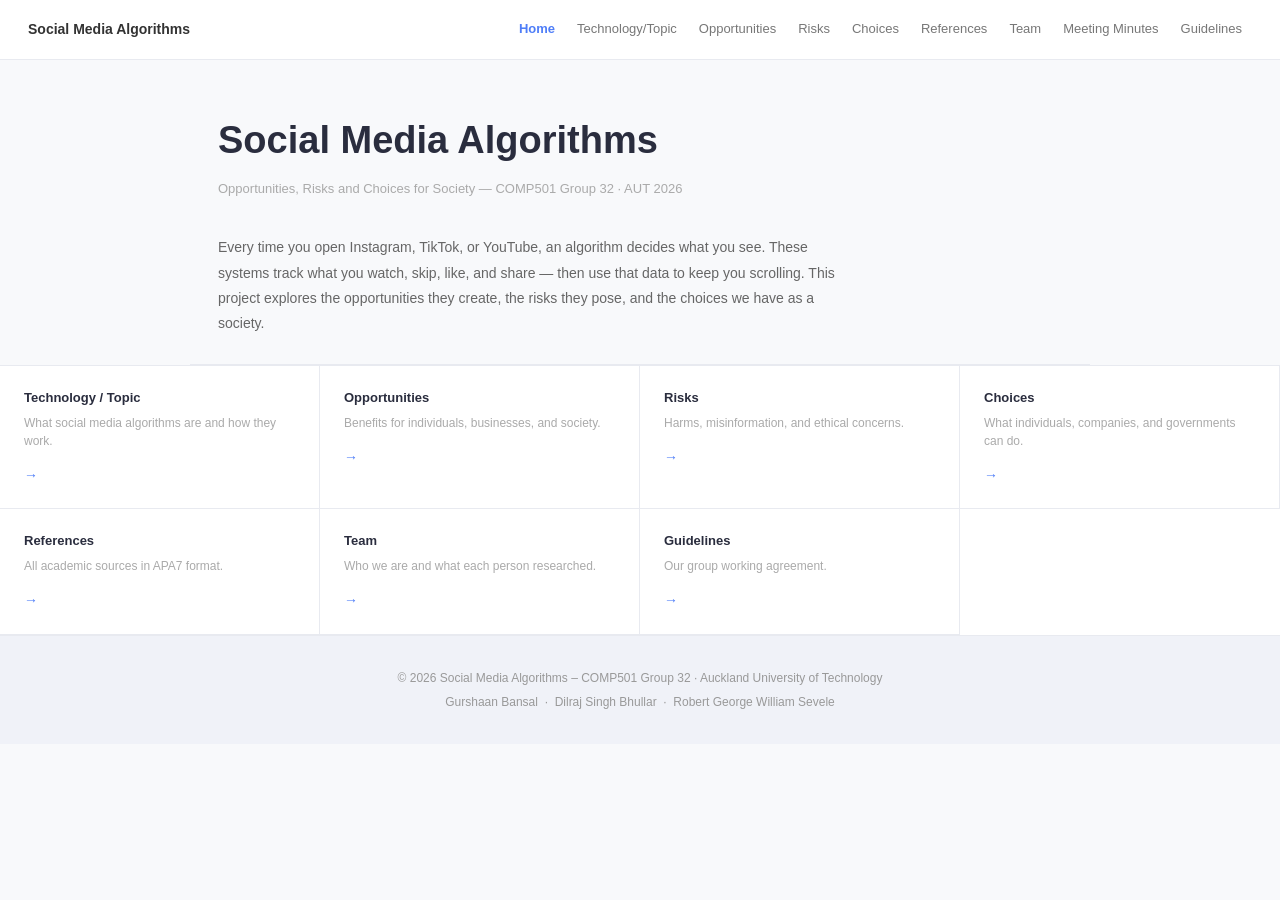
<file: index.html>
<!DOCTYPE html>
<html lang="en">
<head>
  <meta charset="UTF-8">
  <meta http-equiv="X-UA-Compatible" content="IE=edge">
  <meta name="viewport" content="width=device-width, initial-scale=1.0">
  <title>Home – Social Media Algorithms</title>
  <link rel="stylesheet" href="styles/mystyles.css">
</head>
<body>

  <header class="navbar">
    <a href="index.html" class="logo-text">Social Media Algorithms</a>
    <button class="nav-toggle" aria-label="Toggle navigation" aria-expanded="false">
      <span class="hamburger"></span>
    </button>
    <nav>
      <ul>
        <li><a href="index.html" class="active">Home</a></li>
        <li><a href="topic.html">Technology/Topic</a></li>
        <li><a href="opportunities.html">Opportunities</a></li>
        <li><a href="risks.html">Risks</a></li>
        <li><a href="choices.html">Choices</a></li>
        <li><a href="references.html">References</a></li>
        <li><a href="team-members.html">Team</a></li>
        <li><a href="meetings.html">Meeting Minutes</a></li>
        <li><a href="guidelines.html">Guidelines</a></li>
      </ul>
    </nav>
  </header>

  <div class="hero">
    <h1>Social Media Algorithms</h1>
    <p>Opportunities, Risks and Choices for Society — COMP501 Group 32 · AUT 2026</p>
  </div>

  <div class="intro">
    <p>Every time you open Instagram, TikTok, or YouTube, an algorithm decides what you see. These systems track what you watch, skip, like, and share — then use that data to keep you scrolling. This project explores the opportunities they create, the risks they pose, and the choices we have as a society.</p>
  </div>

  <div class="navigationbar">
    <a href="topic.html" class="nav-section">
      <div class="nav-section-title">Technology / Topic</div>
      <div class="nav-section-desc">What social media algorithms are and how they work.</div>
    </a>
    <a href="opportunities.html" class="nav-section">
      <div class="nav-section-title">Opportunities</div>
      <div class="nav-section-desc">Benefits for individuals, businesses, and society.</div>
    </a>
    <a href="risks.html" class="nav-section">
      <div class="nav-section-title">Risks</div>
      <div class="nav-section-desc">Harms, misinformation, and ethical concerns.</div>
    </a>
    <a href="choices.html" class="nav-section">
      <div class="nav-section-title">Choices</div>
      <div class="nav-section-desc">What individuals, companies, and governments can do.</div>
    </a>
    <a href="references.html" class="nav-section">
      <div class="nav-section-title">References</div>
      <div class="nav-section-desc">All academic sources in APA7 format.</div>
    </a>
    <a href="team-members.html" class="nav-section">
      <div class="nav-section-title">Team</div>
      <div class="nav-section-desc">Who we are and what each person researched.</div>
    </a>
    <a href="guidelines.html" class="nav-section">
      <div class="nav-section-title">Guidelines</div>
      <div class="nav-section-desc">Our group working agreement.</div>
    </a>
  </div>

  <footer class="footer">
    <p>© 2026 Social Media Algorithms – COMP501 Group 32 · Auckland University of Technology</p>
    <p>Gurshaan Bansal &nbsp;·&nbsp; Dilraj Singh Bhullar &nbsp;·&nbsp; Robert George William Sevele</p>
  </footer>

  <script>
    const toggle = document.querySelector('.nav-toggle');
    const nav = document.querySelector('.navbar nav');
    toggle.addEventListener('click', () => {
      const expanded = toggle.getAttribute('aria-expanded') === 'true';
      toggle.setAttribute('aria-expanded', String(!expanded));
      nav.classList.toggle('open');
    });
  </script>

</body>
</html>
</file>
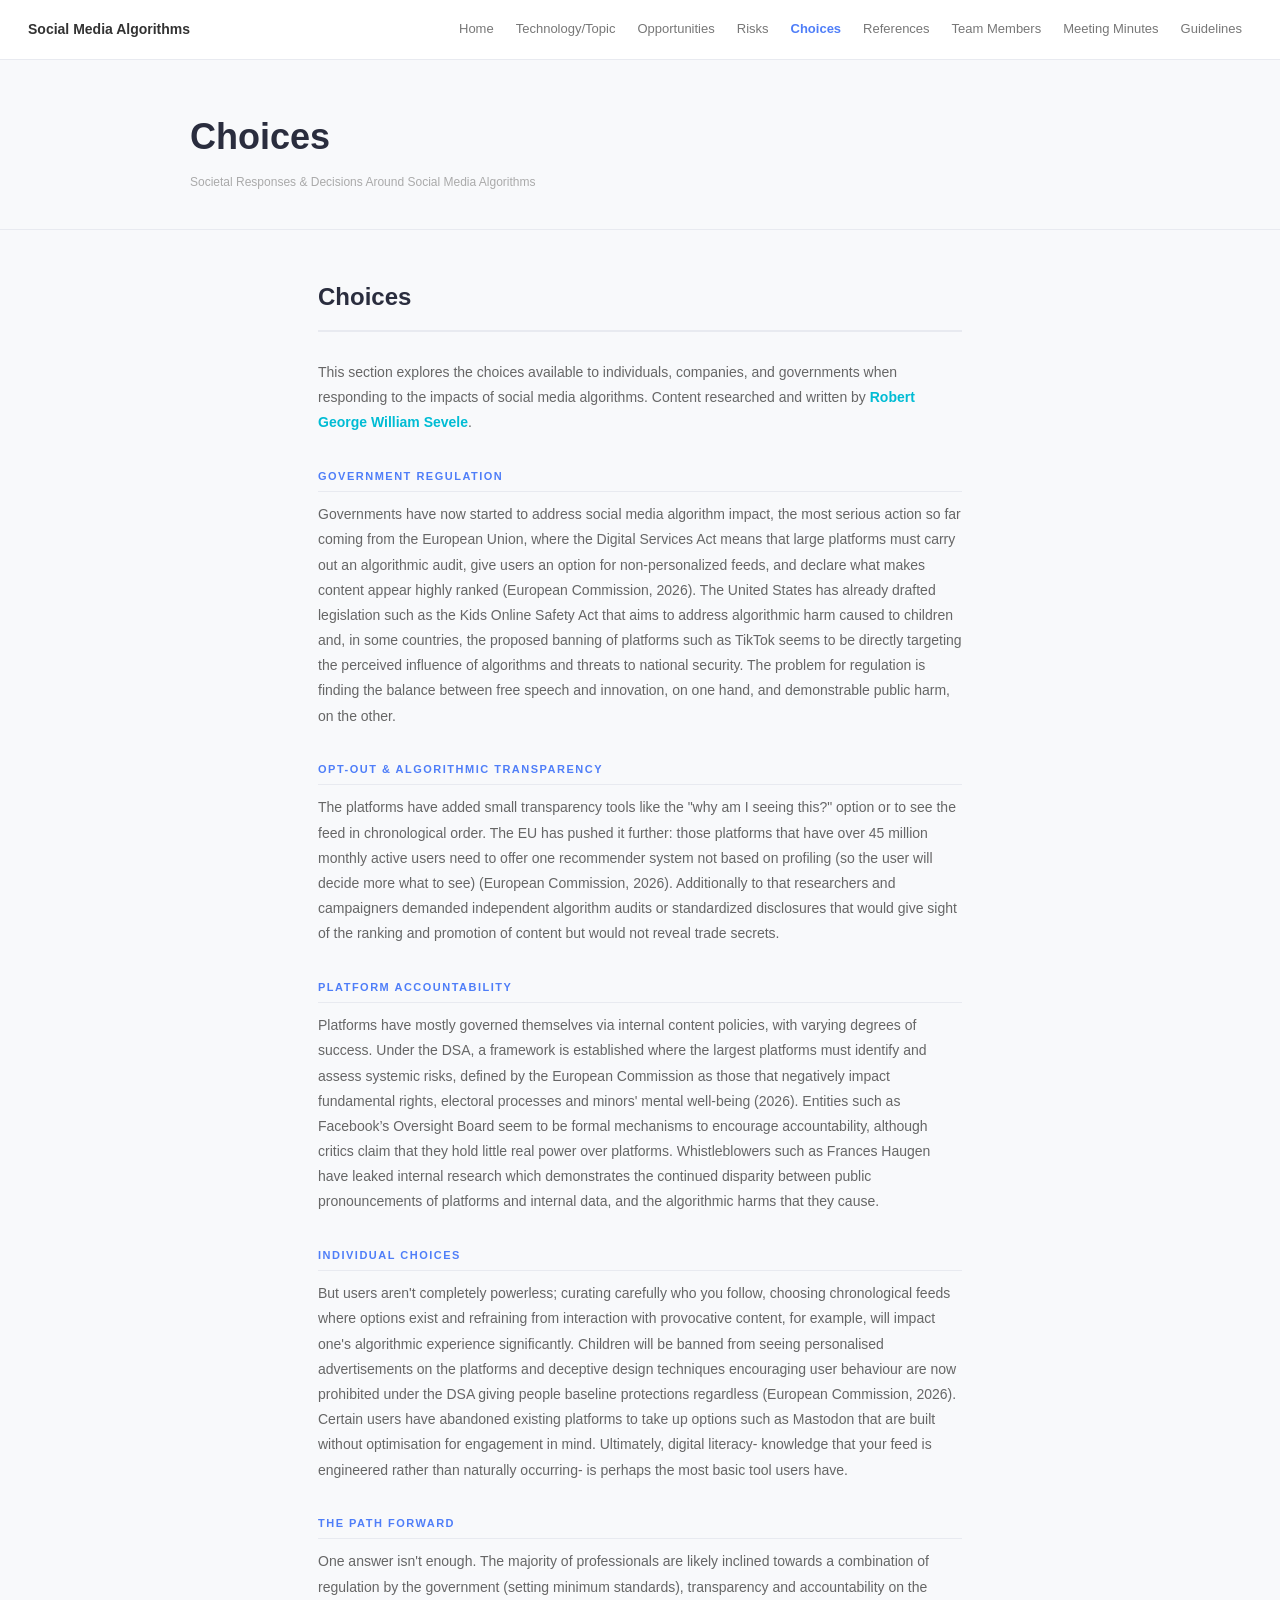
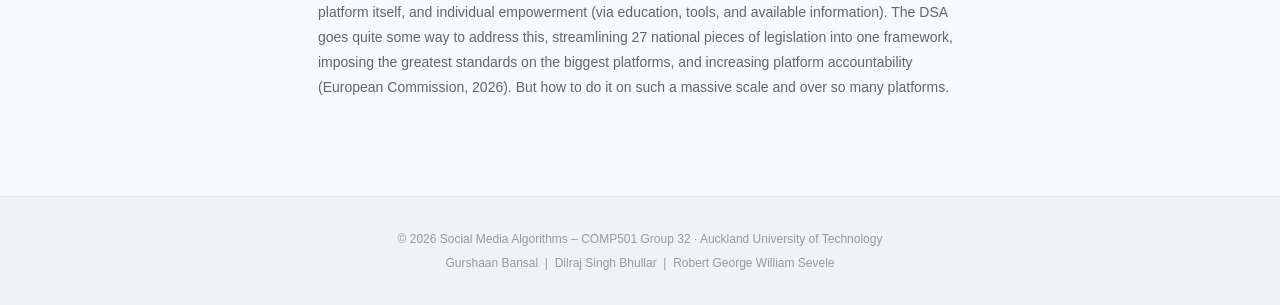
<file: choices.html>
<!DOCTYPE html>
<html lang="en">
<head>
  <meta charset="UTF-8">
  <meta http-equiv="X-UA-Compatible" content="IE=edge">
  <meta name="viewport" content="width=device-width, initial-scale=1.0">
  <title>Choices – Social Media Algorithms</title>
  <link rel="stylesheet" href="styles/mystyles.css">
  <link href="https://fonts.googleapis.com/css2?family=Montserrat:wght@600;700&family=Open+Sans:wght@400;600&display=swap" rel="stylesheet">
</head>
<body>

  <header class="navbar">
    <a href="index.html" class="logo-text">Social Media Algorithms</a>
    <button class="nav-toggle" aria-label="Toggle navigation" aria-expanded="false">
      <span class="hamburger"></span>
    </button>
    <nav>
      <ul>
        <li><a href="index.html">Home</a></li>
        <li><a href="topic.html">Technology/Topic</a></li>
        <li><a href="opportunities.html">Opportunities</a></li>
        <li><a href="risks.html">Risks</a></li>
        <li><a href="choices.html" class="active">Choices</a></li>
        <li><a href="references.html">References</a></li>
        <li><a href="team-members.html">Team Members</a></li>
        <li><a href="meetings.html">Meeting Minutes</a></li>
        <li><a href="guidelines.html">Guidelines</a></li>
      </ul>
    </nav>
  </header>

  <div class="container">
    <div class="header">
      <a href="choices.html"><div class="heading-1"><h1>Choices</h1></div></a>
      <p class="subtitle">Societal Responses & Decisions Around Social Media Algorithms</p>
    </div>
  </div>

  <div class="content-wrapper">
    <h1>Choices</h1>
    <p>
      This section explores the choices available to individuals, companies, and governments when
      responding to the impacts of social media algorithms. Content researched and written by
      <strong style="color:#00bcd4;">Robert George William Sevele</strong>.
    </p>

    <h2>Government Regulation</h2>
    <p> Governments have now started to address social media algorithm impact, the most serious action so far coming from the European Union, where the Digital Services Act means that large platforms must carry out an algorithmic audit, give users an option for non-personalized feeds, and declare what makes content appear highly ranked (European Commission, 2026). The United States has already drafted legislation such as the Kids Online Safety Act that aims to address algorithmic harm caused to children and, in some countries, the proposed banning of platforms such as TikTok seems to be directly targeting the perceived influence of algorithms and threats to national security. The problem for regulation is finding the balance between free speech and innovation, on one hand, and demonstrable public harm, on the other.</p>

    <h2>Opt-Out & Algorithmic Transparency</h2>
    <p>The platforms have added small transparency tools like the "why am I seeing this?" option or to see the feed in chronological order. The EU has pushed it further: those platforms that have over 45 million monthly active users need to offer one recommender system not based on profiling (so the user will decide more what to see) (European Commission, 2026). Additionally to that researchers and campaigners demanded independent algorithm audits or standardized disclosures that would give sight of the ranking and promotion of content but would not reveal trade secrets.</p>

    <h2>Platform Accountability</h2>
    <p> Platforms have mostly governed themselves via internal content policies, with varying degrees of success. Under the DSA, a framework is established where the largest platforms must identify and assess systemic risks, defined by the European Commission as those that negatively impact fundamental rights, electoral processes and minors' mental well-being (2026). Entities such as Facebook’s Oversight Board seem to be formal mechanisms to encourage accountability, although critics claim that they hold little real power over platforms. Whistleblowers such as Frances Haugen have leaked internal research which demonstrates the continued disparity between public pronouncements of platforms and internal data, and the algorithmic harms that they cause. </p>

    <h2>Individual Choices</h2>
    <p> But users aren't completely powerless; curating carefully who you follow, choosing chronological feeds where options exist and refraining from interaction with provocative content, for example, will impact one's algorithmic experience significantly. Children will be banned from seeing personalised advertisements on the platforms and deceptive design techniques encouraging user behaviour are now prohibited under the DSA giving people baseline protections regardless (European Commission, 2026). Certain users have abandoned existing platforms to take up options such as Mastodon that are built without optimisation for engagement in mind. Ultimately, digital literacy- knowledge that your feed is engineered rather than naturally occurring- is perhaps the most basic tool users have. </p>

    <h2>The Path Forward</h2>
    <p> One answer isn't enough. The majority of professionals are likely inclined towards a combination of regulation by the government (setting minimum standards), transparency and accountability on the platform itself, and individual empowerment (via education, tools, and available information). The DSA goes quite some way to address this, streamlining 27 national pieces of legislation into one framework, imposing the greatest standards on the biggest platforms, and increasing platform accountability (European Commission, 2026). But how to do it on such a massive scale and over so many platforms. </p>
  </div>

  <footer class="footer">
    <p>© 2026 Social Media Algorithms – COMP501 Group 32 · Auckland University of Technology</p>
    <p>Gurshaan Bansal &nbsp;|&nbsp; Dilraj Singh Bhullar &nbsp;|&nbsp; Robert George William Sevele</p>
  </footer>

  <script>
    const toggle = document.querySelector('.nav-toggle');
    const nav    = document.querySelector('.navbar nav');
    toggle.addEventListener('click', () => {
      const expanded = toggle.getAttribute('aria-expanded') === 'true';
      toggle.setAttribute('aria-expanded', String(!expanded));
      nav.classList.toggle('open');
    });
  </script>

</body>
</html>
</file>
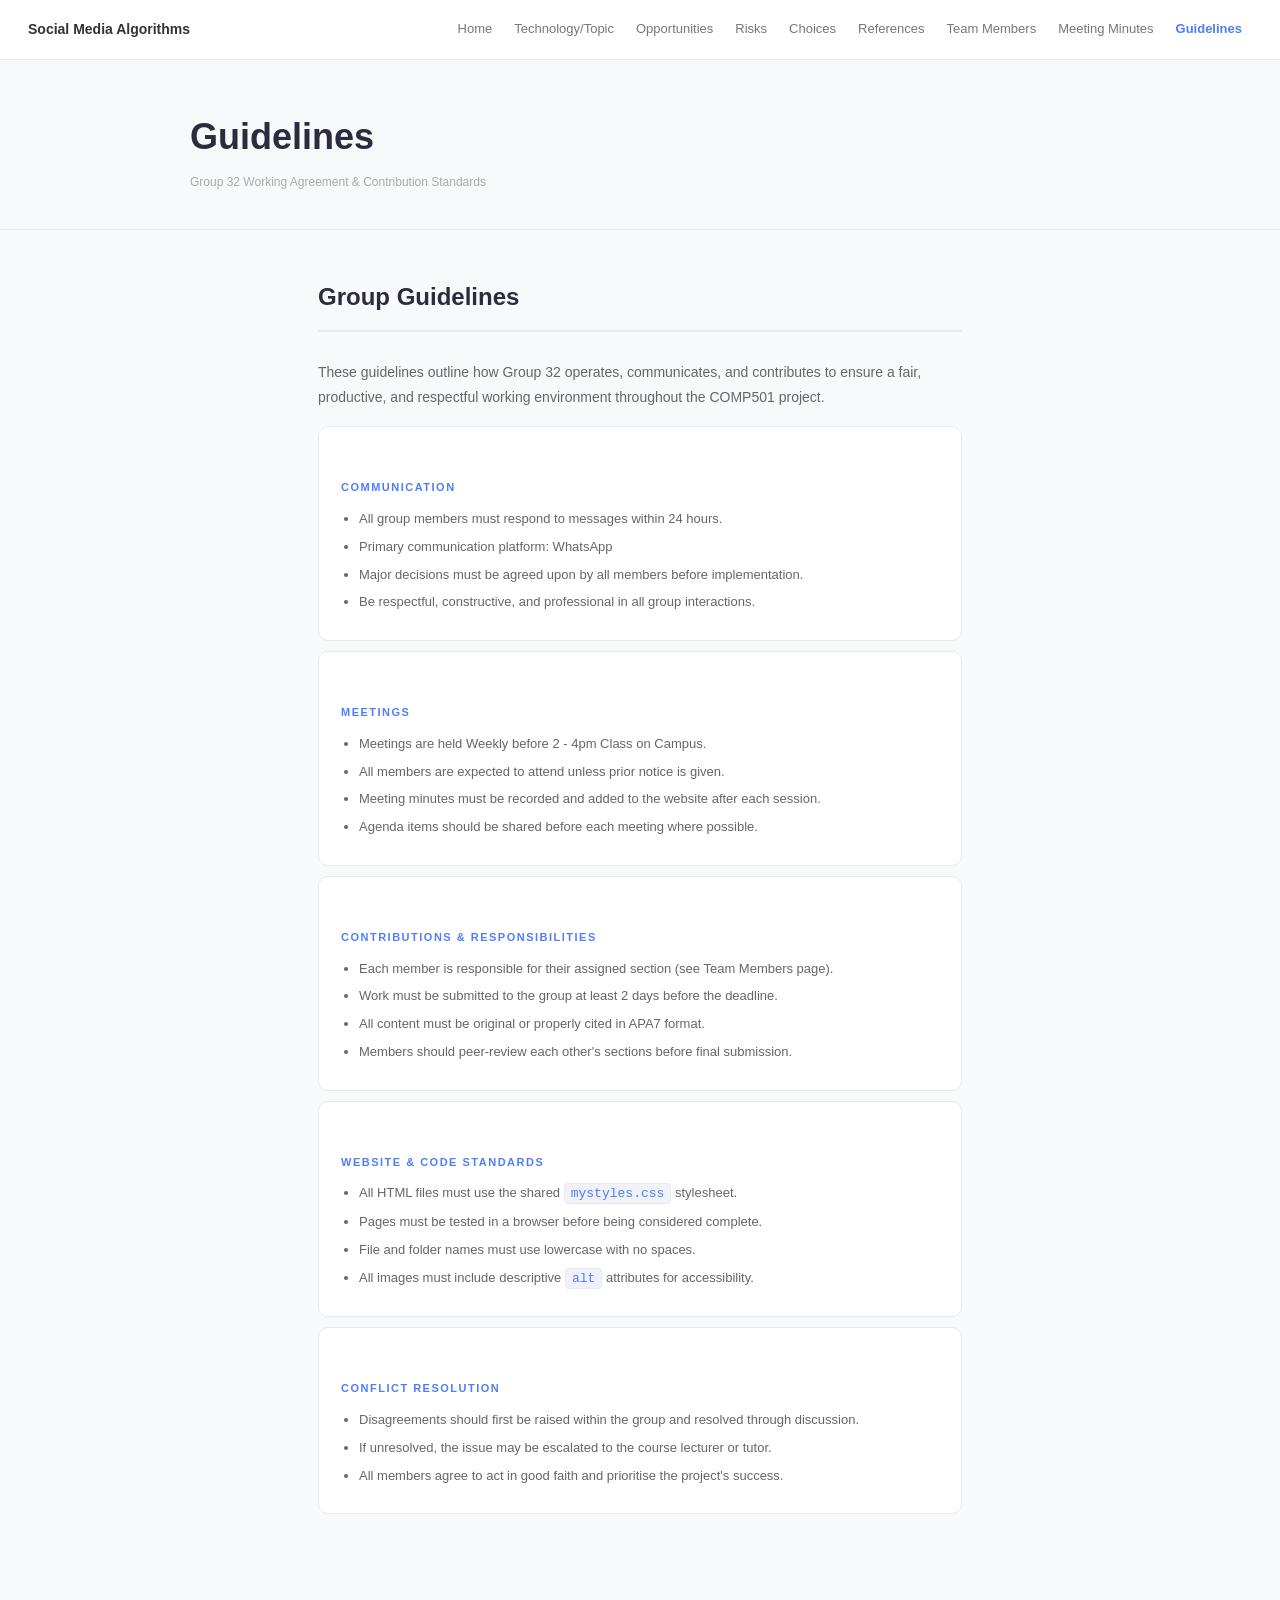
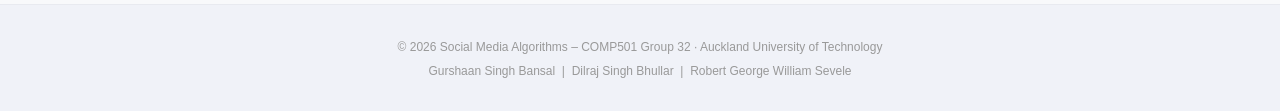
<file: guidelines.html>
<!DOCTYPE html>
<html lang="en">
<head>
  <meta charset="UTF-8">
  <meta http-equiv="X-UA-Compatible" content="IE=edge">
  <meta name="viewport" content="width=device-width, initial-scale=1.0">
  <title>Guidelines – Social Media Algorithms</title>
  <link rel="stylesheet" href="styles/mystyles.css">
  <link href="https://fonts.googleapis.com/css2?family=Montserrat:wght@600;700&family=Open+Sans:wght@400;600&display=swap" rel="stylesheet">
</head>
<body>

  <header class="navbar">
    <a href="index.html" class="logo-text">Social Media Algorithms</a>
    <button class="nav-toggle" aria-label="Toggle navigation" aria-expanded="false">
      <span class="hamburger"></span>
    </button>
    <nav>
      <ul>
        <li><a href="index.html">Home</a></li>
        <li><a href="topic.html">Technology/Topic</a></li>
        <li><a href="opportunities.html">Opportunities</a></li>
        <li><a href="risks.html">Risks</a></li>
        <li><a href="choices.html">Choices</a></li>
        <li><a href="references.html">References</a></li>
        <li><a href="team-members.html">Team Members</a></li>
        <li><a href="meetings.html">Meeting Minutes</a></li>
        <li><a href="guidelines.html" class="active">Guidelines</a></li>
      </ul>
    </nav>
  </header>

  <div class="container">
    <div class="header">
      <a href="guidelines.html"><div class="heading-1"><h1>Guidelines</h1></div></a>
      <p class="subtitle">Group 32 Working Agreement & Contribution Standards</p>
    </div>
  </div>

  <div class="content-wrapper">
    <h1>Group Guidelines</h1>
    <p>
      These guidelines outline how Group 32 operates, communicates, and contributes to ensure a
      fair, productive, and respectful working environment throughout the COMP501 project.
    </p>

    <div class="guideline-block">
      <h2>Communication</h2>
      <ul>
        <li>All group members must respond to messages within 24 hours.</li>
        <li>Primary communication platform: WhatsApp </li>
        <li>Major decisions must be agreed upon by all members before implementation.</li>
        <li>Be respectful, constructive, and professional in all group interactions.</li>
      </ul>
    </div>

    <div class="guideline-block">
      <h2>Meetings</h2>
      <ul>
        <li>Meetings are held Weekly before 2 - 4pm Class on Campus.</li>
        <li>All members are expected to attend unless prior notice is given.</li>
        <li>Meeting minutes must be recorded and added to the website after each session.</li>
        <li>Agenda items should be shared before each meeting where possible.</li>
      </ul>
    </div>

    <div class="guideline-block">
      <h2>Contributions & Responsibilities</h2>
      <ul>
        <li>Each member is responsible for their assigned section (see Team Members page).</li>
        <li>Work must be submitted to the group at least 2 days before the deadline.</li>
        <li>All content must be original or properly cited in APA7 format.</li>
        <li>Members should peer-review each other's sections before final submission.</li>
      </ul>
    </div>

    <div class="guideline-block">
      <h2>Website & Code Standards</h2>
      <ul>
        <li>All HTML files must use the shared <code>mystyles.css</code> stylesheet.</li>
        <li>Pages must be tested in a browser before being considered complete.</li>
        <li>File and folder names must use lowercase with no spaces.</li>
        <li>All images must include descriptive <code>alt</code> attributes for accessibility.</li>
      </ul>
    </div>

    <div class="guideline-block">
      <h2>Conflict Resolution</h2>
      <ul>
        <li>Disagreements should first be raised within the group and resolved through discussion.</li>
        <li>If unresolved, the issue may be escalated to the course lecturer or tutor.</li>
        <li>All members agree to act in good faith and prioritise the project's success.</li>
      </ul>
    </div>

  </div>

  <footer class="footer">
    <p>© 2026 Social Media Algorithms – COMP501 Group 32 · Auckland University of Technology</p>
    <p>Gurshaan Singh Bansal &nbsp;|&nbsp; Dilraj Singh Bhullar &nbsp;|&nbsp; Robert George William Sevele</p>
  </footer>

  <script>
    const toggle = document.querySelector('.nav-toggle');
    const nav    = document.querySelector('.navbar nav');
    toggle.addEventListener('click', () => {
      const expanded = toggle.getAttribute('aria-expanded') === 'true';
      toggle.setAttribute('aria-expanded', String(!expanded));
      nav.classList.toggle('open');
    });
  </script>

</body>
</html>
</file>
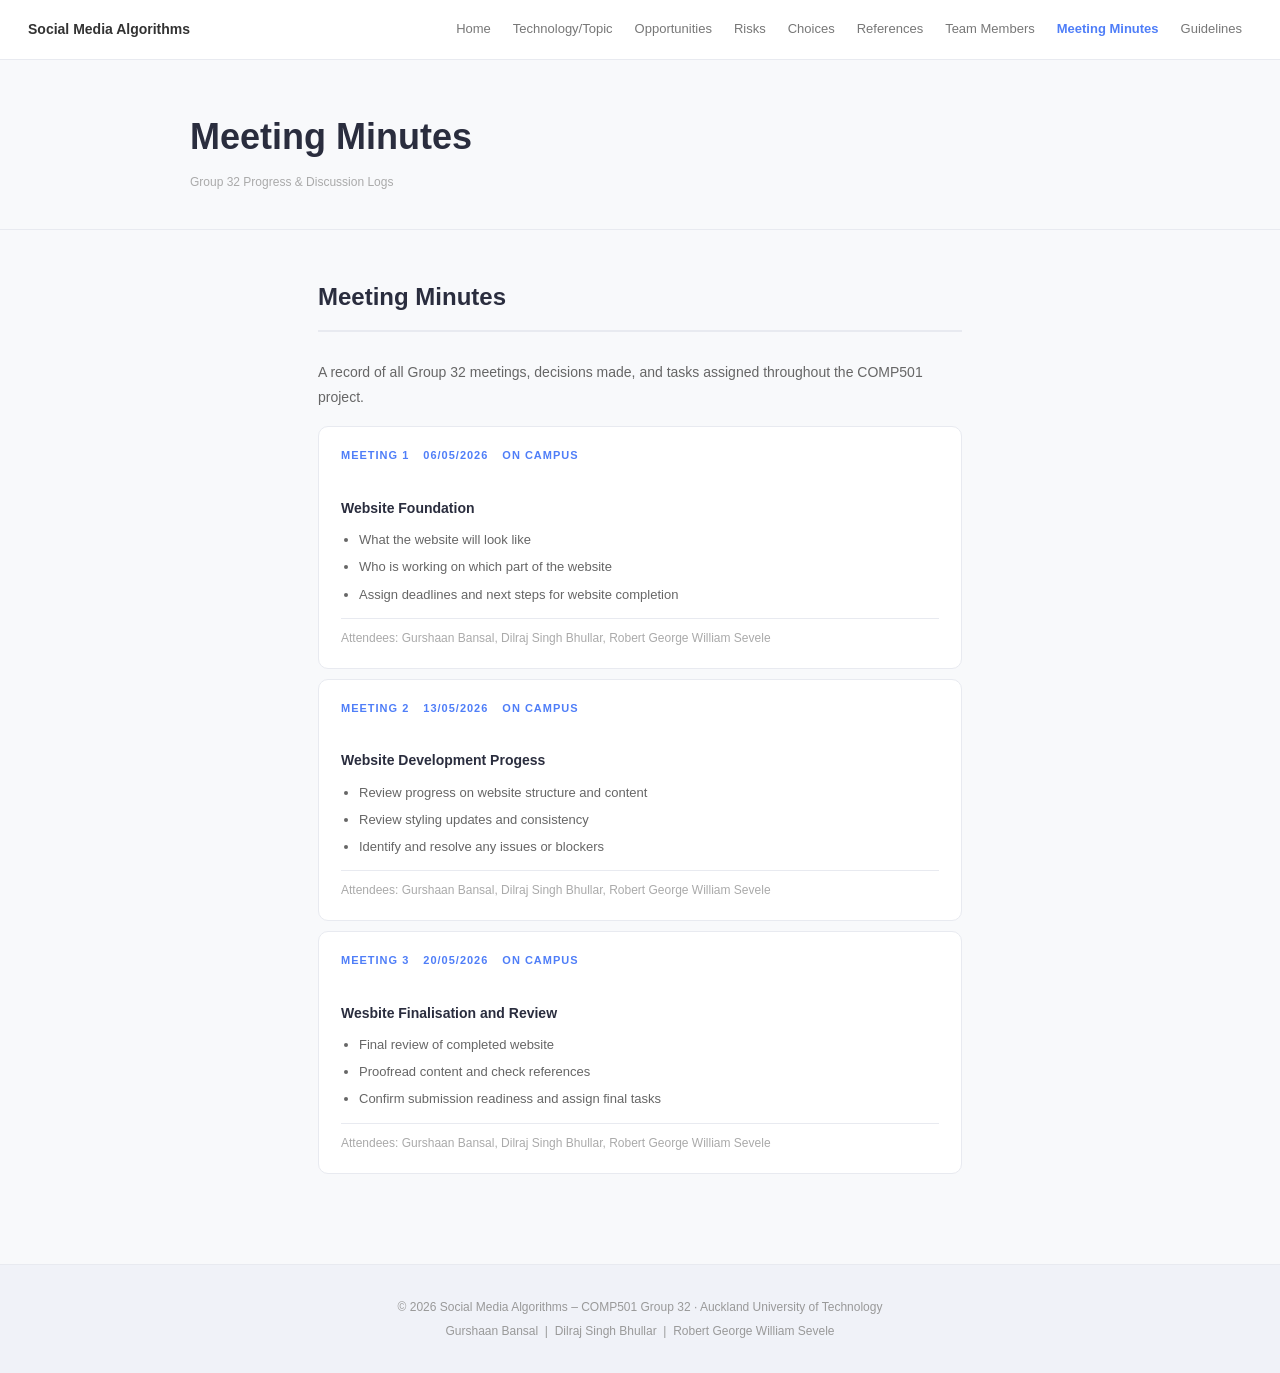
<file: meetings.html>
<!DOCTYPE html>
<html lang="en">
<head>
  <meta charset="UTF-8">
  <meta http-equiv="X-UA-Compatible" content="IE=edge">
  <meta name="viewport" content="width=device-width, initial-scale=1.0">
  <title>Meeting Minutes – Social Media Algorithms</title>
  <link rel="stylesheet" href="styles/mystyles.css">
  <link href="https://fonts.googleapis.com/css2?family=Montserrat:wght@600;700&family=Open+Sans:wght@400;600&display=swap" rel="stylesheet">
</head>
<body>

  <header class="navbar">
    <a href="index.html" class="logo-text">Social Media Algorithms</a>
    <button class="nav-toggle" aria-label="Toggle navigation" aria-expanded="false">
      <span class="hamburger"></span>
    </button>
    <nav>
      <ul>
        <li><a href="index.html">Home</a></li>
        <li><a href="topic.html">Technology/Topic</a></li>
        <li><a href="opportunities.html">Opportunities</a></li>
        <li><a href="risks.html">Risks</a></li>
        <li><a href="choices.html">Choices</a></li>
        <li><a href="references.html">References</a></li>
        <li><a href="team-members.html">Team Members</a></li>
        <li><a href="meetings.html" class="active">Meeting Minutes</a></li>
        <li><a href="guidelines.html">Guidelines</a></li>
      </ul>
    </nav>
  </header>

  <div class="container">
    <div class="header">
      <a href="meetings.html"><div class="heading-1"><h1>Meeting Minutes</h1></div></a>
      <p class="subtitle">Group 32 Progress & Discussion Logs</p>
    </div>
  </div>

  <div class="content-wrapper">
    <h1>Meeting Minutes</h1>
    <p>A record of all Group 32 meetings, decisions made, and tasks assigned throughout the COMP501 project.</p>

    <div class="meeting-card">
      <div class="meeting-meta">
        <span>Meeting 1</span>
        <span> 06/05/2026 </span>
        <span> On Campus </span>
      </div>
      <h2> Website Foundation </h2>
      <ul>
        <li> What the website will look like </li>
        <li> Who is working on which part of the website </li>
        <li> Assign deadlines and next steps for website completion</li>
      </ul>
      <div class="attendees">Attendees: Gurshaan Bansal, Dilraj Singh Bhullar, Robert George William Sevele</div>
    </div>

    <div class="meeting-card">
      <div class="meeting-meta">
        <span>Meeting 2</span>
        <span>13/05/2026</span>
        <span> On Campus </span>
      </div>
      <h2> Website Development Progess</h2>
      <ul>
        <li> Review progress on website structure and content </li>
        <li> Review styling updates and consistency </li>
        <li> Identify and resolve any issues or blockers </li>
      </ul>
      <div class="attendees">Attendees: Gurshaan Bansal, Dilraj Singh Bhullar, Robert George William Sevele</div>
    </div>

    <div class="meeting-card">
      <div class="meeting-meta">
        <span>Meeting 3</span>
        <span> 20/05/2026 </span>
        <span> On Campus </span>
      </div>
      <h2> Wesbite Finalisation and Review</h2>
      <ul>
        <li> Final review of completed website </li>
        <li>Proofread content and check references</li>
        <li> Confirm submission readiness and assign final tasks </li>
      </ul>
      <div class="attendees">Attendees: Gurshaan Bansal, Dilraj Singh Bhullar, Robert George William Sevele</div>
    </div>

  </div>

  <footer class="footer">
    <p>© 2026 Social Media Algorithms – COMP501 Group 32 · Auckland University of Technology</p>
    <p>Gurshaan Bansal &nbsp;|&nbsp; Dilraj Singh Bhullar &nbsp;|&nbsp; Robert George William Sevele</p>
  </footer>

  <script>
    const toggle = document.querySelector('.nav-toggle');
    const nav    = document.querySelector('.navbar nav');
    toggle.addEventListener('click', () => {
      const expanded = toggle.getAttribute('aria-expanded') === 'true';
      toggle.setAttribute('aria-expanded', String(!expanded));
      nav.classList.toggle('open');
    });
  </script>

</body>
</html>
</file>
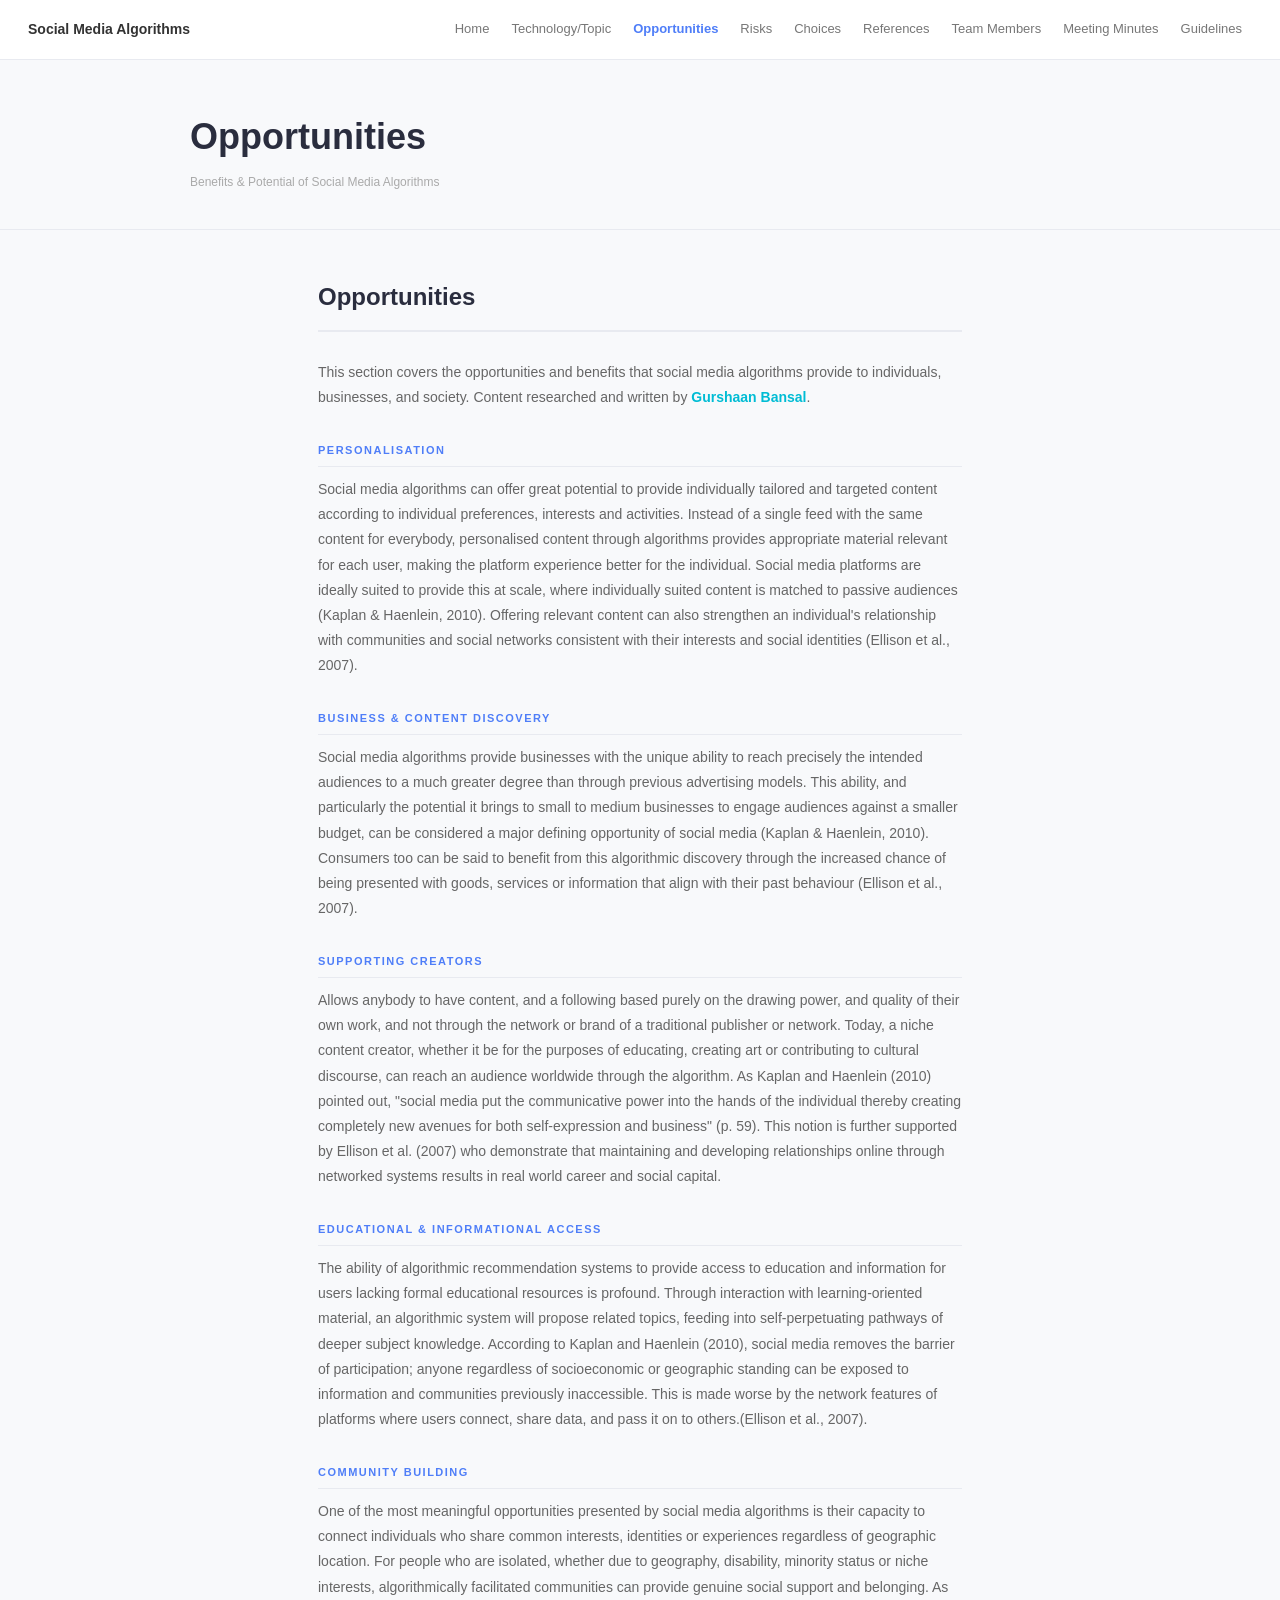
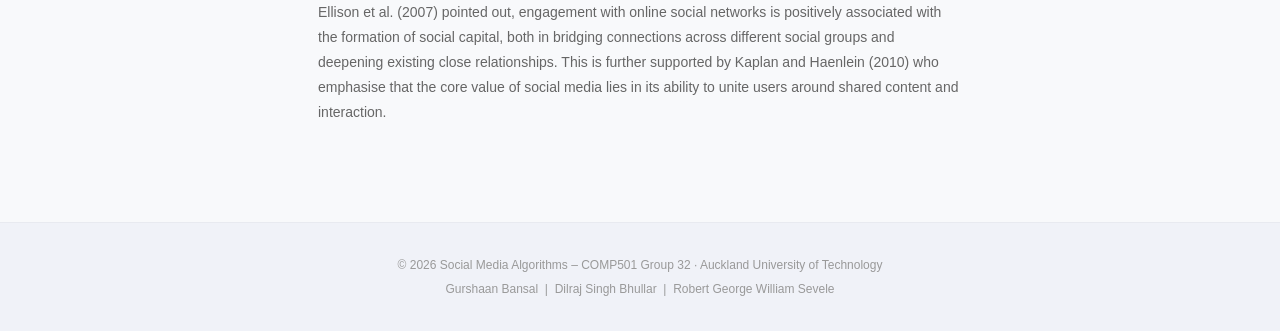
<file: opportunities.html>
<!DOCTYPE html>
<html lang="en">
<head>
  <meta charset="UTF-8">
  <meta http-equiv="X-UA-Compatible" content="IE=edge">
  <meta name="viewport" content="width=device-width, initial-scale=1.0">
  <title>Opportunities – Social Media Algorithms</title>
  <link rel="stylesheet" href="styles/mystyles.css">
  <link href="https://fonts.googleapis.com/css2?family=Montserrat:wght@600;700&family=Open+Sans:wght@400;600&display=swap" rel="stylesheet">
</head>
<body>

  <header class="navbar">
    <a href="index.html" class="logo-text">Social Media Algorithms</a>
    <button class="nav-toggle" aria-label="Toggle navigation" aria-expanded="false">
      <span class="hamburger"></span>
    </button>
    <nav>
      <ul>
        <li><a href="index.html">Home</a></li>
        <li><a href="topic.html">Technology/Topic</a></li>
        <li><a href="opportunities.html" class="active">Opportunities</a></li>
        <li><a href="risks.html">Risks</a></li>
        <li><a href="choices.html">Choices</a></li>
        <li><a href="references.html">References</a></li>
        <li><a href="team-members.html">Team Members</a></li>
        <li><a href="meetings.html">Meeting Minutes</a></li>
        <li><a href="guidelines.html">Guidelines</a></li>
      </ul>
    </nav>
  </header>

  <div class="container">
    <div class="header">
      <a href="opportunities.html"><div class="heading-1"><h1>Opportunities</h1></div></a>
      <p class="subtitle">Benefits & Potential of Social Media Algorithms</p>
    </div>
  </div>

  <div class="content-wrapper">
    <h1>Opportunities</h1>
    <p>
      This section covers the opportunities and benefits that social media algorithms provide to
      individuals, businesses, and society. Content researched and written by
      <strong style="color:#00bcd4;">Gurshaan Bansal</strong>.
    </p>

    <h2>Personalisation</h2>
    <p>Social media algorithms can offer great potential to provide individually tailored and targeted content according to individual preferences, interests and activities. Instead of a single feed with the same content for everybody, personalised content through algorithms provides appropriate material relevant for each user, making the platform experience better for the individual. Social media platforms are ideally suited to provide this at scale, where individually suited content is matched to passive audiences (Kaplan & Haenlein, 2010). Offering relevant content can also strengthen an individual's relationship with communities and social networks consistent with their interests and social identities (Ellison et al., 2007).</p>

    <h2>Business & Content Discovery</h2>
    <p>Social media algorithms provide businesses with the unique ability to reach precisely the intended audiences to a much greater degree than through previous advertising models. This ability, and particularly the potential it brings to small to medium businesses to engage audiences against a smaller budget, can be considered a major defining opportunity of social media (Kaplan & Haenlein, 2010). Consumers too can be said to benefit from this algorithmic discovery through the increased chance of being presented with goods, services or information that align with their past behaviour (Ellison et al., 2007).</p>

    <h2>Supporting Creators</h2>
    <p>Allows anybody to have content, and a following based purely on the drawing power, and quality of their own work, and not through the network or brand of a traditional publisher or network. Today, a niche content creator, whether it be for the purposes of educating, creating art or contributing to cultural discourse, can reach an audience worldwide through the algorithm. As Kaplan and Haenlein (2010) pointed out, "social media put the communicative power into the hands of the individual thereby creating completely new avenues for both self-expression and business" (p. 59). This notion is further supported by Ellison et al. (2007) who demonstrate that maintaining and developing relationships online through networked systems results in real world career and social capital.</p>

    <h2>Educational & Informational Access</h2>
    <p>The ability of algorithmic recommendation systems to provide access to education and information for users lacking formal educational resources is profound. Through interaction with learning-oriented material, an algorithmic system will propose related topics, feeding into self-perpetuating pathways of deeper subject knowledge. According to Kaplan and Haenlein (2010), social media removes the barrier of participation; anyone regardless of socioeconomic or geographic standing can be exposed to information and communities previously inaccessible. This is made worse by the network features of platforms where users connect, share data, and pass it on to others.(Ellison et al., 2007).</p>

    <h2>Community Building</h2>
    <p>One of the most meaningful opportunities presented by social media algorithms is their capacity to connect individuals who share common interests, identities or experiences regardless of geographic location. For people who are isolated, whether due to geography, disability, minority status or niche interests, algorithmically facilitated communities can provide genuine social support and belonging. As Ellison et al. (2007) pointed out, engagement with online social networks is positively associated with the formation of social capital, both in bridging connections across different social groups and deepening existing close relationships. This is further supported by Kaplan and Haenlein (2010) who emphasise that the core value of social media lies in its ability to unite users around shared content and interaction.</p>
  </div>

  <footer class="footer">
    <p>© 2026 Social Media Algorithms – COMP501 Group 32 · Auckland University of Technology</p>
    <p>Gurshaan Bansal &nbsp;|&nbsp; Dilraj Singh Bhullar &nbsp;|&nbsp; Robert George William Sevele</p>
  </footer>

  <script>
    const toggle = document.querySelector('.nav-toggle');
    const nav    = document.querySelector('.navbar nav');
    toggle.addEventListener('click', () => {
      const expanded = toggle.getAttribute('aria-expanded') === 'true';
      toggle.setAttribute('aria-expanded', String(!expanded));
      nav.classList.toggle('open');
    });
  </script>

</body>
</html>
</file>
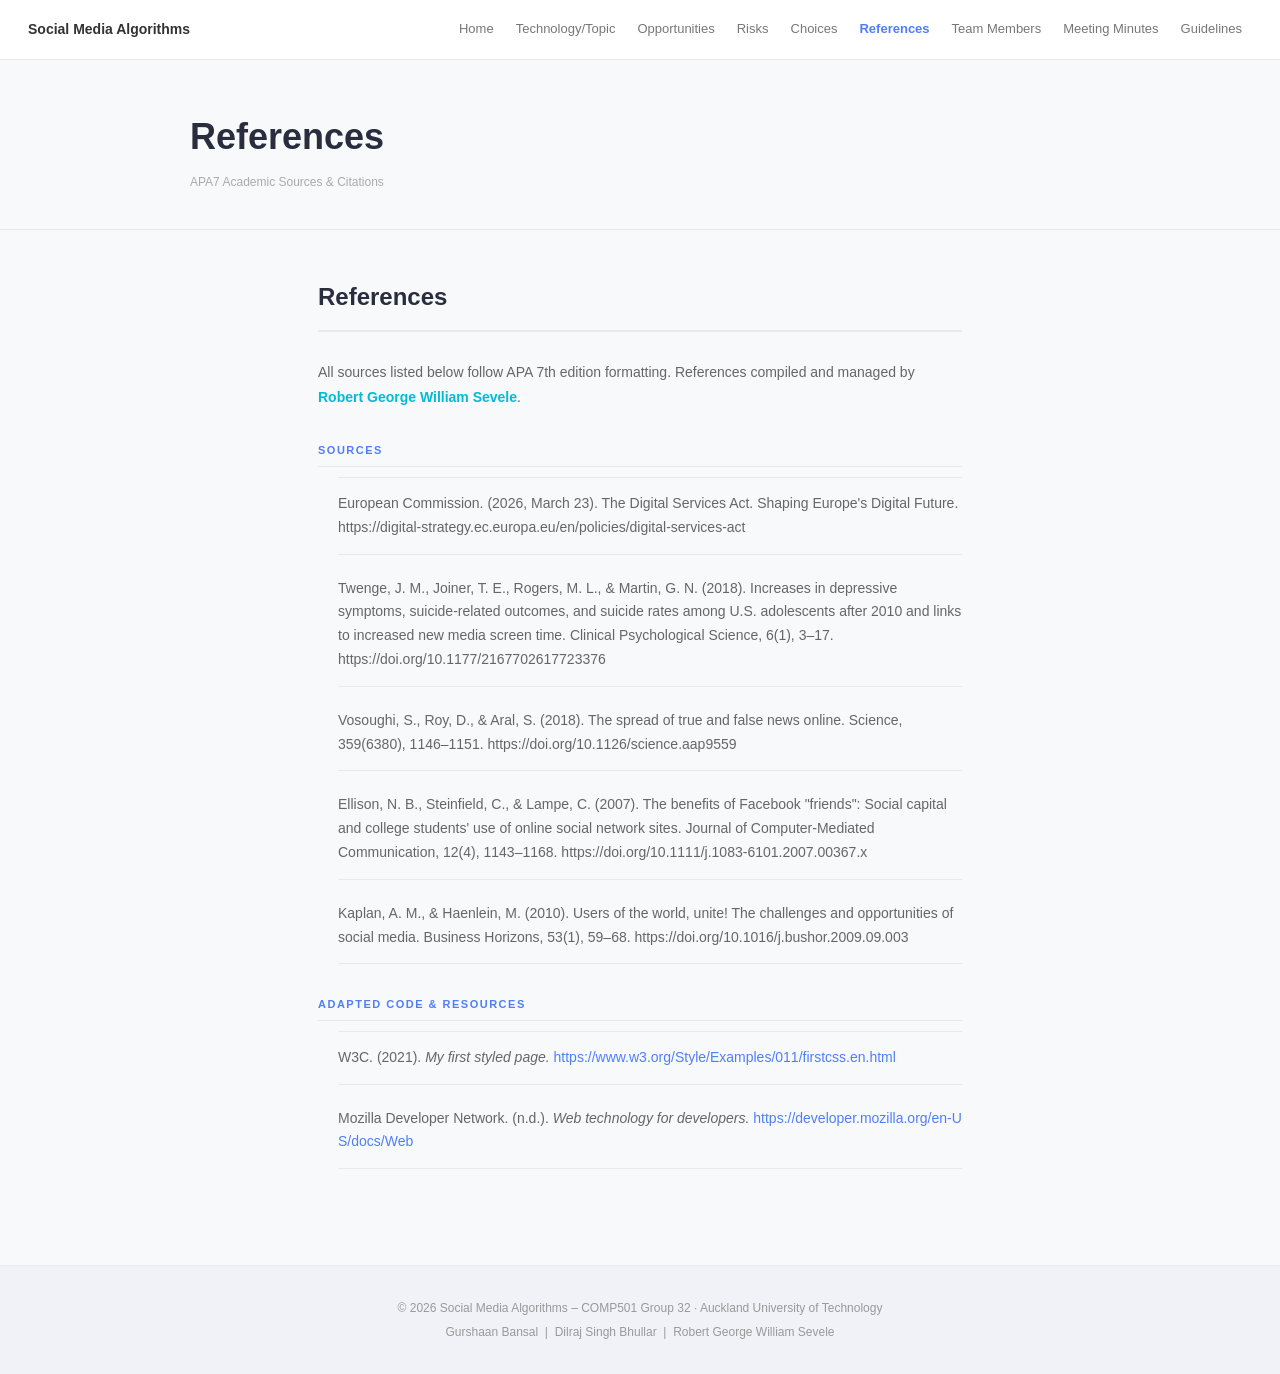
<file: references.html>
<!DOCTYPE html>
<html lang="en">
<head>
  <meta charset="UTF-8">
  <meta http-equiv="X-UA-Compatible" content="IE=edge">
  <meta name="viewport" content="width=device-width, initial-scale=1.0">
  <title>References – Social Media Algorithms</title>
  <link rel="stylesheet" href="styles/mystyles.css">
  <link href="https://fonts.googleapis.com/css2?family=Montserrat:wght@600;700&family=Open+Sans:wght@400;600&display=swap" rel="stylesheet">
</head>
<body>

  <header class="navbar">
    <a href="index.html" class="logo-text">Social Media Algorithms</a>
    <button class="nav-toggle" aria-label="Toggle navigation" aria-expanded="false">
      <span class="hamburger"></span>
    </button>
    <nav>
      <ul>
        <li><a href="index.html">Home</a></li>
        <li><a href="topic.html">Technology/Topic</a></li>
        <li><a href="opportunities.html">Opportunities</a></li>
        <li><a href="risks.html">Risks</a></li>
        <li><a href="choices.html">Choices</a></li>
        <li><a href="references.html" class="active">References</a></li>
        <li><a href="team-members.html">Team Members</a></li>
        <li><a href="meetings.html">Meeting Minutes</a></li>
        <li><a href="guidelines.html">Guidelines</a></li>
      </ul>
    </nav>
  </header>

  <div class="container">
    <div class="header">
      <a href="references.html"><div class="heading-1"><h1>References</h1></div></a>
      <p class="subtitle">APA7 Academic Sources & Citations</p>
    </div>
  </div>

  <div class="content-wrapper">
    <h1>References</h1>
    <p>
      All sources listed below follow APA 7th edition formatting. References compiled and managed by
      <strong style="color:#00bcd4;">Robert George William Sevele</strong>.
    </p>

    <h2>Sources</h2>
    <ul class="ref-list">
      <li>European Commission. (2026, March 23). The Digital Services Act. Shaping Europe's Digital Future. https://digital-strategy.ec.europa.eu/en/policies/digital-services-act</li>
      <li>Twenge, J. M., Joiner, T. E., Rogers, M. L., & Martin, G. N. (2018). Increases in depressive symptoms, suicide-related outcomes, and suicide rates among U.S. adolescents after 2010 and links to increased new media screen time. Clinical Psychological Science, 6(1), 3–17. https://doi.org/10.1177/2167702617723376</li>
      <li>Vosoughi, S., Roy, D., & Aral, S. (2018). The spread of true and false news online. Science, 359(6380), 1146–1151. https://doi.org/10.1126/science.aap9559</li>
      <li>Ellison, N. B., Steinfield, C., & Lampe, C. (2007). The benefits of Facebook "friends": Social capital and college students' use of online social network sites. Journal of Computer-Mediated Communication, 12(4), 1143–1168. https://doi.org/10.1111/j.1083-6101.2007.00367.x</li>
      <li>Kaplan, A. M., & Haenlein, M. (2010). Users of the world, unite! The challenges and opportunities of social media. Business Horizons, 53(1), 59–68. https://doi.org/10.1016/j.bushor.2009.09.003</li>
    </ul>

    <h2>Adapted Code & Resources</h2>
    <ul class="ref-list">
      <li>
        W3C. (2021). <em>My first styled page.</em>
        <a href="https://www.w3.org/Style/Examples/011/firstcss.en.html" target="_blank">
          https://www.w3.org/Style/Examples/011/firstcss.en.html
        </a>
      </li>
      <li>
        Mozilla Developer Network. (n.d.). <em>Web technology for developers.</em>
        <a href="https://developer.mozilla.org/en-US/docs/Web" target="_blank">
          https://developer.mozilla.org/en-US/docs/Web
        </a>
      </li>
    </ul>
  </div>

  <footer class="footer">
    <p>© 2026 Social Media Algorithms – COMP501 Group 32 · Auckland University of Technology</p>
    <p>Gurshaan Bansal &nbsp;|&nbsp; Dilraj Singh Bhullar &nbsp;|&nbsp; Robert George William Sevele</p>
  </footer>

  <script>
    const toggle = document.querySelector('.nav-toggle');
    const nav    = document.querySelector('.navbar nav');
    toggle.addEventListener('click', () => {
      const expanded = toggle.getAttribute('aria-expanded') === 'true';
      toggle.setAttribute('aria-expanded', String(!expanded));
      nav.classList.toggle('open');
    });
  </script>

</body>
</html>
</file>
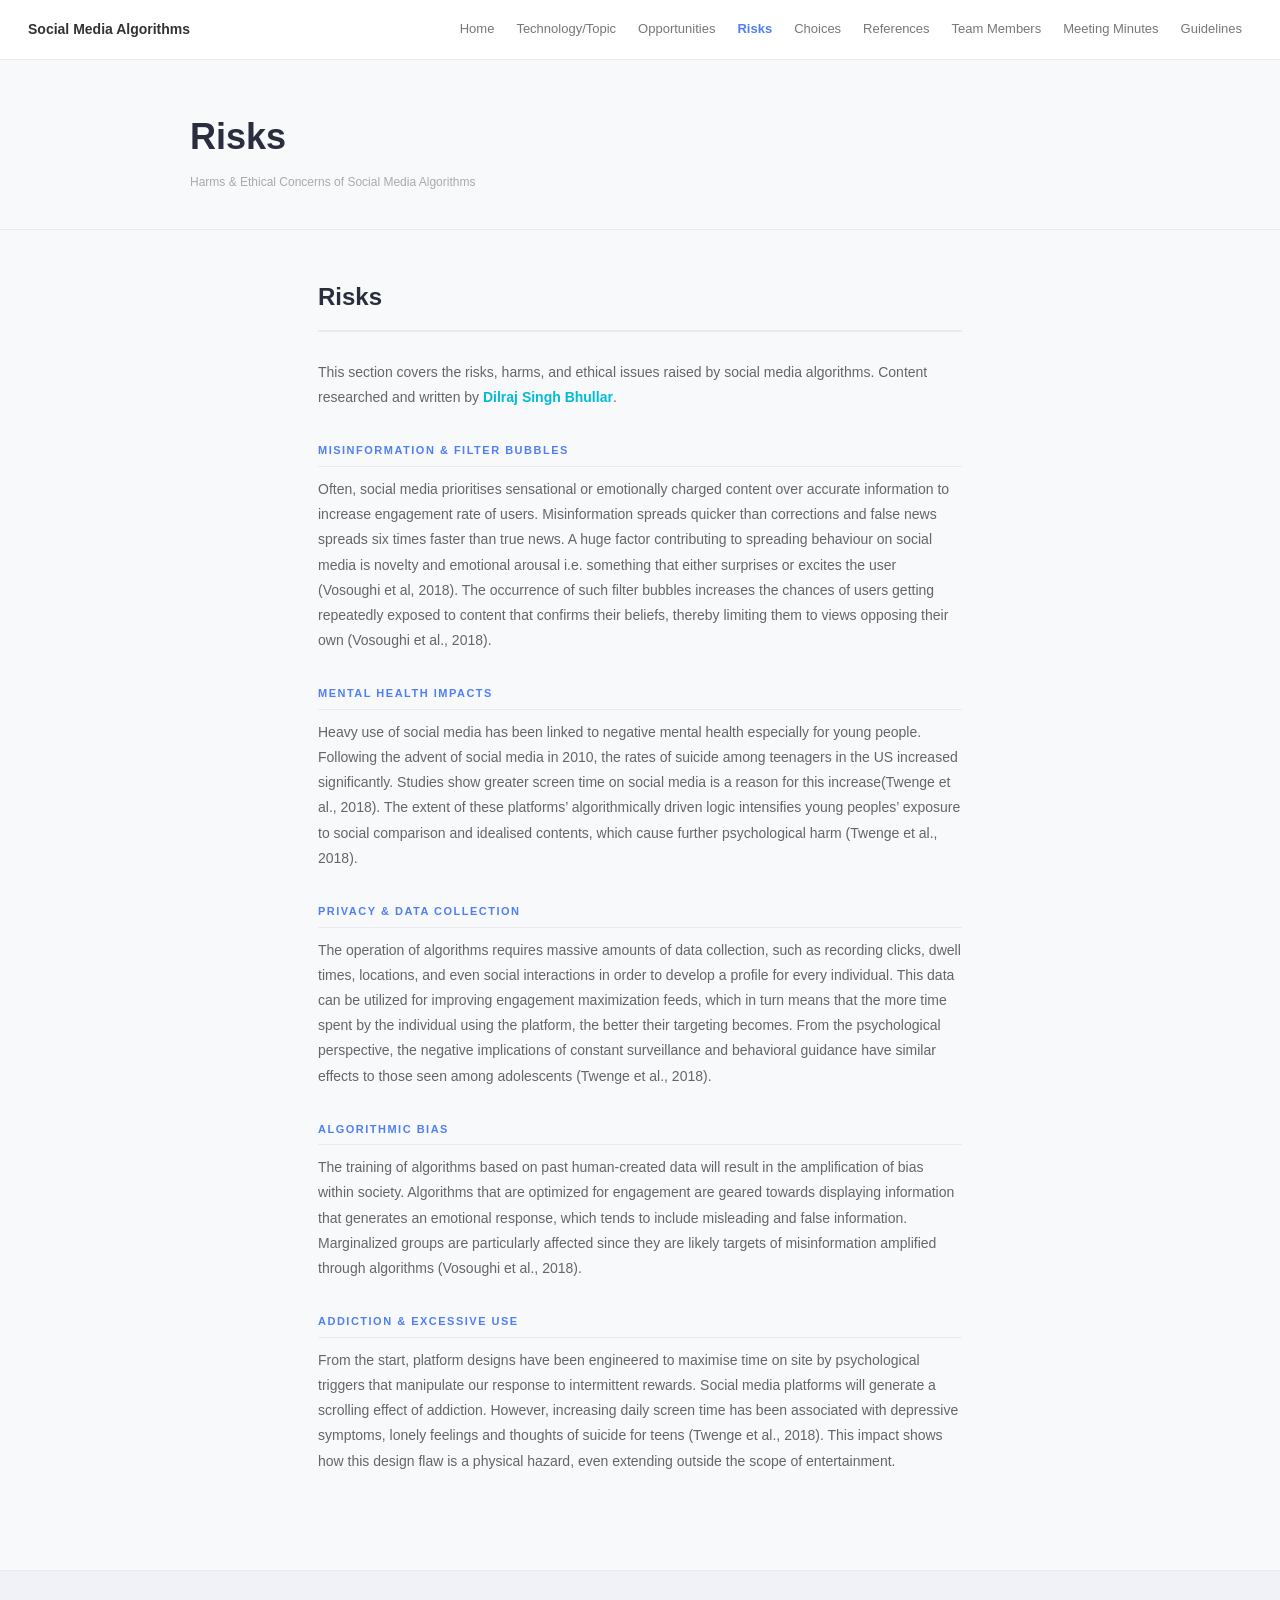
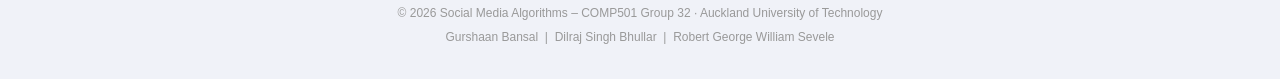
<file: risks.html>
<!DOCTYPE html>
<html lang="en">
<head>
  <meta charset="UTF-8">
  <meta http-equiv="X-UA-Compatible" content="IE=edge">
  <meta name="viewport" content="width=device-width, initial-scale=1.0">
  <title>Risks – Social Media Algorithms</title>
  <link rel="stylesheet" href="styles/mystyles.css">
  <link href="https://fonts.googleapis.com/css2?family=Montserrat:wght@600;700&family=Open+Sans:wght@400;600&display=swap" rel="stylesheet">
</head>
<body>

  <header class="navbar">
    <a href="index.html" class="logo-text">Social Media Algorithms</a>
    <button class="nav-toggle" aria-label="Toggle navigation" aria-expanded="false">
      <span class="hamburger"></span>
    </button>
    <nav>
      <ul>
        <li><a href="index.html">Home</a></li>
        <li><a href="topic.html">Technology/Topic</a></li>
        <li><a href="opportunities.html">Opportunities</a></li>
        <li><a href="risks.html" class="active">Risks</a></li>
        <li><a href="choices.html">Choices</a></li>
        <li><a href="references.html">References</a></li>
        <li><a href="team-members.html">Team Members</a></li>
        <li><a href="meetings.html">Meeting Minutes</a></li>
        <li><a href="guidelines.html">Guidelines</a></li>
      </ul>
    </nav>
  </header>

  <div class="container">
    <div class="header">
      <a href="risks.html"><div class="heading-1"><h1>Risks</h1></div></a>
      <p class="subtitle">Harms & Ethical Concerns of Social Media Algorithms</p>
    </div>
  </div>

  <div class="content-wrapper">
    <h1>Risks</h1>
    <p>
      This section covers the risks, harms, and ethical issues raised by social media algorithms.
      Content researched and written by
      <strong style="color:#00bcd4;">Dilraj Singh Bhullar</strong>.
    </p>

    <h2>Misinformation & Filter Bubbles</h2>
    <p>Often, social media prioritises sensational or emotionally charged content over accurate information to increase engagement rate of users. Misinformation spreads quicker than corrections and false news spreads six times faster than true news. A huge factor contributing to spreading behaviour on social media is novelty and emotional arousal i.e. something that either surprises or excites the user (Vosoughi et al, 2018). The occurrence of such filter bubbles increases the chances of users getting repeatedly exposed to content that confirms their beliefs, thereby limiting them to views opposing their own (Vosoughi et al., 2018).</p>

    <h2>Mental Health Impacts</h2>
    <p>Heavy use of social media has been linked to negative mental health especially for young people.  Following the advent of social media in 2010, the rates of suicide among teenagers in the  US increased significantly.  Studies show greater screen time on social media is a reason for this increase(Twenge et al., 2018). The extent of these platforms’ algorithmically driven logic intensifies young peoples’ exposure to social comparison and idealised contents, which cause further psychological harm (Twenge et al., 2018).</p>

    <h2>Privacy & Data Collection</h2>
    <p>The operation of algorithms requires massive amounts of data collection, such as recording clicks, dwell times, locations, and even social interactions in order to develop a profile for every individual. This data can be utilized for improving engagement maximization feeds, which in turn means that the more time spent by the individual using the platform, the better their targeting becomes. From the psychological perspective, the negative implications of constant surveillance and behavioral guidance have similar effects to those seen among adolescents (Twenge et al., 2018).</p>

    <h2>Algorithmic Bias</h2>
    <p>The training of algorithms based on past human-created data will result in the amplification of bias within society. Algorithms that are optimized for engagement are geared towards displaying information that generates an emotional response, which tends to include misleading and false information. Marginalized groups are particularly affected since they are likely targets of misinformation amplified through algorithms (Vosoughi et al., 2018).</p>

    <h2>Addiction & Excessive Use</h2>
    <p>From the start, platform designs have been engineered to maximise time on site by psychological triggers that manipulate our response to intermittent rewards. Social media platforms will generate a scrolling effect of addiction. However, increasing daily screen time has been associated with depressive symptoms, lonely feelings and thoughts of suicide for teens (Twenge et al., 2018). This impact shows how this design flaw is a physical hazard, even extending outside the scope of entertainment.</p>
  </div>

  <footer class="footer">
    <p>© 2026 Social Media Algorithms – COMP501 Group 32 · Auckland University of Technology</p>
    <p>Gurshaan Bansal &nbsp;|&nbsp; Dilraj Singh Bhullar &nbsp;|&nbsp; Robert George William Sevele</p>
  </footer>

  <script>
    const toggle = document.querySelector('.nav-toggle');
    const nav    = document.querySelector('.navbar nav');
    toggle.addEventListener('click', () => {
      const expanded = toggle.getAttribute('aria-expanded') === 'true';
      toggle.setAttribute('aria-expanded', String(!expanded));
      nav.classList.toggle('open');
    });
  </script>

</body>
</html>
</file>
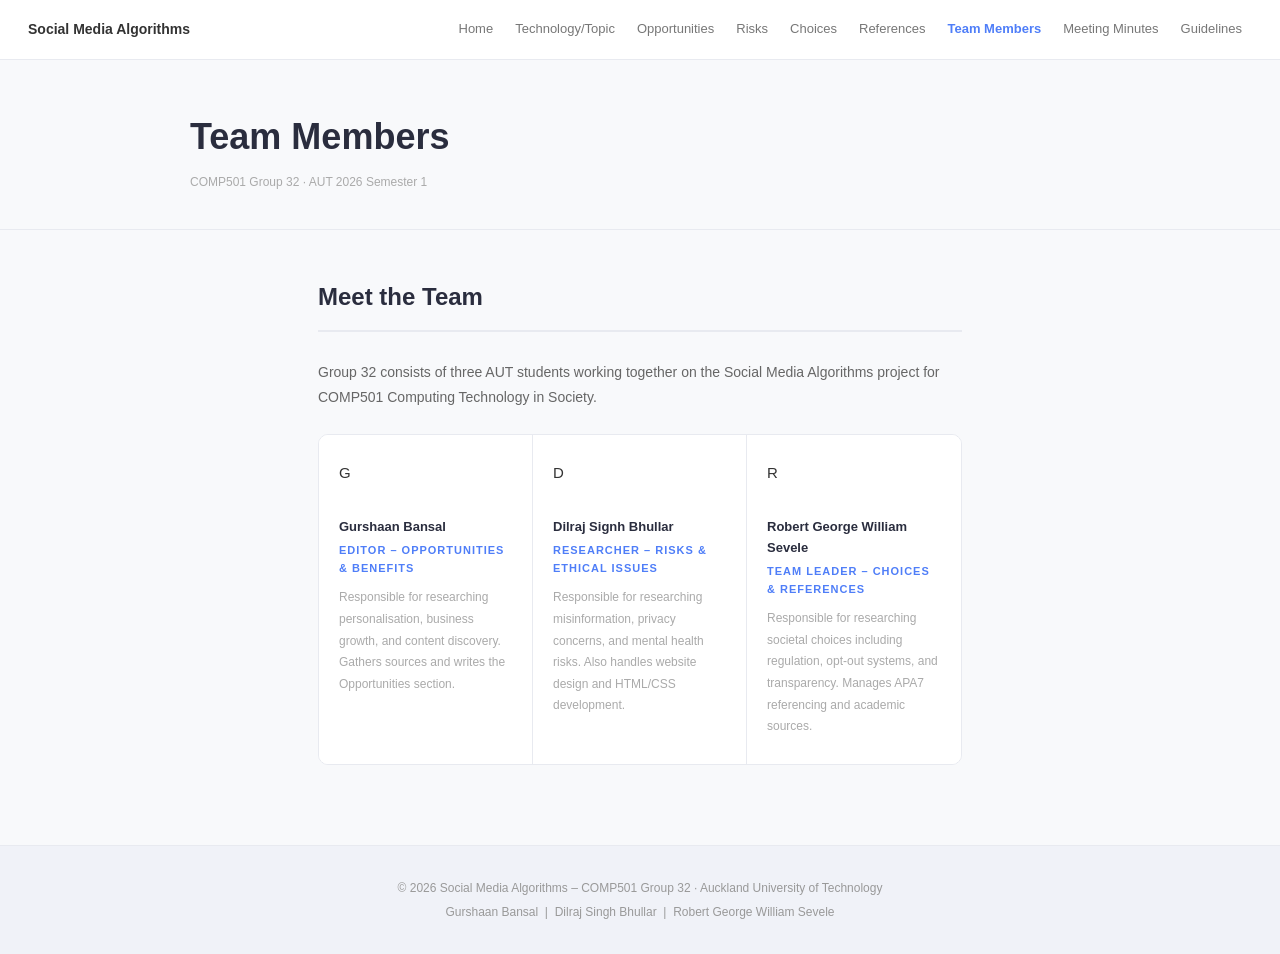
<file: team-members.html>
<!DOCTYPE html>
<html lang="en">
<head>
  <meta charset="UTF-8">
  <meta http-equiv="X-UA-Compatible" content="IE=edge">
  <meta name="viewport" content="width=device-width, initial-scale=1.0">
  <title>Team Members – Social Media Algorithms</title>
  <link rel="stylesheet" href="styles/mystyles.css">
  <link href="https://fonts.googleapis.com/css2?family=Montserrat:wght@600;700&family=Open+Sans:wght@400;600&display=swap" rel="stylesheet">
</head>
<body>

  <header class="navbar">
    <a href="index.html" class="logo-text">Social Media Algorithms</a>
    <button class="nav-toggle" aria-label="Toggle navigation" aria-expanded="false">
      <span class="hamburger"></span>
    </button>
    <nav>
      <ul>
        <li><a href="index.html">Home</a></li>
        <li><a href="topic.html">Technology/Topic</a></li>
        <li><a href="opportunities.html">Opportunities</a></li>
        <li><a href="risks.html">Risks</a></li>
        <li><a href="choices.html">Choices</a></li>
        <li><a href="references.html">References</a></li>
        <li><a href="team-members.html" class="active">Team Members</a></li>
        <li><a href="meetings.html">Meeting Minutes</a></li>
        <li><a href="guidelines.html">Guidelines</a></li>
      </ul>
    </nav>
  </header>

  <div class="container">
    <div class="header">
      <a href="team-members.html"><div class="heading-1"><h1>Team Members</h1></div></a>
      <p class="subtitle">COMP501 Group 32 · AUT 2026 Semester 1</p>
    </div>
  </div>

  <div class="content-wrapper">
    <h1>Meet the Team</h1>
    <p>Group 32 consists of three AUT students working together on the Social Media Algorithms project for COMP501 Computing Technology in Society.</p>

    <div class="team-grid">

      <div class="team-card">
        <div class="avatar">G</div>
        <h2>Gurshaan Bansal</h2>
        <div class="role">Editor – Opportunities & Benefits</div>
        <p>
          Responsible for researching personalisation, business growth, and content discovery.
          Gathers sources and writes the Opportunities section.
        </p>
      </div>

      <div class="team-card">
        <div class="avatar">D</div>
        <h2>Dilraj Signh Bhullar</h2>
        <div class="role">Researcher – Risks & Ethical Issues</div>
        <p>
          Responsible for researching misinformation, privacy concerns, and mental health risks.
          Also handles website design and HTML/CSS development.
        </p>
      </div>

      <div class="team-card">
        <div class="avatar">R</div>
        <h2>Robert George William Sevele</h2>
        <div class="role">Team Leader – Choices & References</div>
        <p>
          Responsible for researching societal choices including regulation, opt-out systems,
          and transparency. Manages APA7 referencing and academic sources.
        </p>
      </div>

    </div>
  </div>

  <footer class="footer">
    <p>© 2026 Social Media Algorithms – COMP501 Group 32 · Auckland University of Technology</p>
    <p>Gurshaan Bansal &nbsp;|&nbsp; Dilraj Singh Bhullar &nbsp;|&nbsp; Robert George William Sevele</p>
  </footer>

  <script>
    const toggle = document.querySelector('.nav-toggle');
    const nav    = document.querySelector('.navbar nav');
    toggle.addEventListener('click', () => {
      const expanded = toggle.getAttribute('aria-expanded') === 'true';
      toggle.setAttribute('aria-expanded', String(!expanded));
      nav.classList.toggle('open');
    });
  </script>

</body>
</html>
</file>
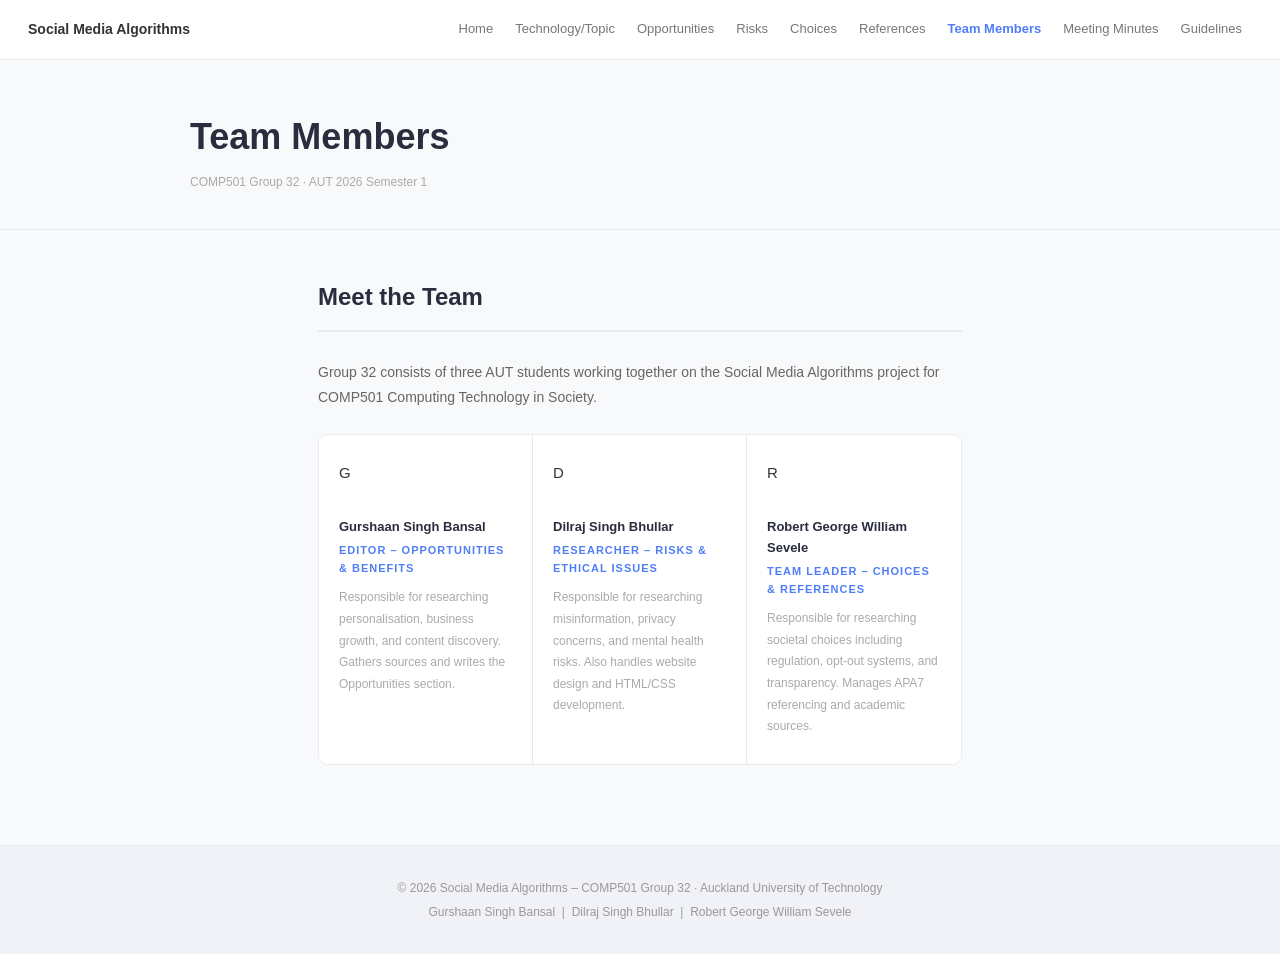
<file: team_members.html>
<!DOCTYPE html>
<html lang="en">
<head>
  <meta charset="UTF-8">
  <meta http-equiv="X-UA-Compatible" content="IE=edge">
  <meta name="viewport" content="width=device-width, initial-scale=1.0">
  <title>Team Members – Social Media Algorithms</title>
  <link rel="stylesheet" href="styles/mystyles.css">
  <link href="https://fonts.googleapis.com/css2?family=Montserrat:wght@600;700&family=Open+Sans:wght@400;600&display=swap" rel="stylesheet">
</head>
<body>

  <header class="navbar">
    <a href="index.html" class="logo-text">Social Media Algorithms</a>
    <button class="nav-toggle" aria-label="Toggle navigation" aria-expanded="false">
      <span class="hamburger"></span>
    </button>
    <nav>
      <ul>
        <li><a href="index.html">Home</a></li>
        <li><a href="topic.html">Technology/Topic</a></li>
        <li><a href="opportunities.html">Opportunities</a></li>
        <li><a href="risks.html">Risks</a></li>
        <li><a href="choices.html">Choices</a></li>
        <li><a href="references.html">References</a></li>
        <li><a href="team-members.html" class="active">Team Members</a></li>
        <li><a href="meetings.html">Meeting Minutes</a></li>
        <li><a href="guidelines.html">Guidelines</a></li>
      </ul>
    </nav>
  </header>

  <div class="container">
    <div class="header">
      <a href="team-members.html"><div class="heading-1"><h1>Team Members</h1></div></a>
      <p class="subtitle">COMP501 Group 32 · AUT 2026 Semester 1</p>
    </div>
  </div>

  <div class="content-wrapper">
    <h1>Meet the Team</h1>
    <p>Group 32 consists of three AUT students working together on the Social Media Algorithms project for COMP501 Computing Technology in Society.</p>

    <div class="team-grid">

      <div class="team-card">
        <div class="avatar">G</div>
        <h2>Gurshaan Singh Bansal</h2>
        <div class="role">Editor – Opportunities & Benefits</div>
        <p>
          Responsible for researching personalisation, business growth, and content discovery.
          Gathers sources and writes the Opportunities section.
        </p>
      </div>

      <div class="team-card">
        <div class="avatar">D</div>
        <h2>Dilraj Singh Bhullar</h2>
        <div class="role">Researcher – Risks & Ethical Issues</div>
        <p>
          Responsible for researching misinformation, privacy concerns, and mental health risks.
          Also handles website design and HTML/CSS development.
        </p>
      </div>

      <div class="team-card">
        <div class="avatar">R</div>
        <h2>Robert George William Sevele</h2>
        <div class="role">Team Leader – Choices & References</div>
        <p>
          Responsible for researching societal choices including regulation, opt-out systems,
          and transparency. Manages APA7 referencing and academic sources.
        </p>
      </div>

    </div>
  </div>

  <footer class="footer">
    <p>© 2026 Social Media Algorithms – COMP501 Group 32 · Auckland University of Technology</p>
    <p>Gurshaan Singh Bansal &nbsp;|&nbsp; Dilraj Singh Bhullar &nbsp;|&nbsp; Robert George William Sevele</p>
  </footer>

  <script>
    const toggle = document.querySelector('.nav-toggle');
    const nav    = document.querySelector('.navbar nav');
    toggle.addEventListener('click', () => {
      const expanded = toggle.getAttribute('aria-expanded') === 'true';
      toggle.setAttribute('aria-expanded', String(!expanded));
      nav.classList.toggle('open');
    });
  </script>

</body>
</html>
</file>
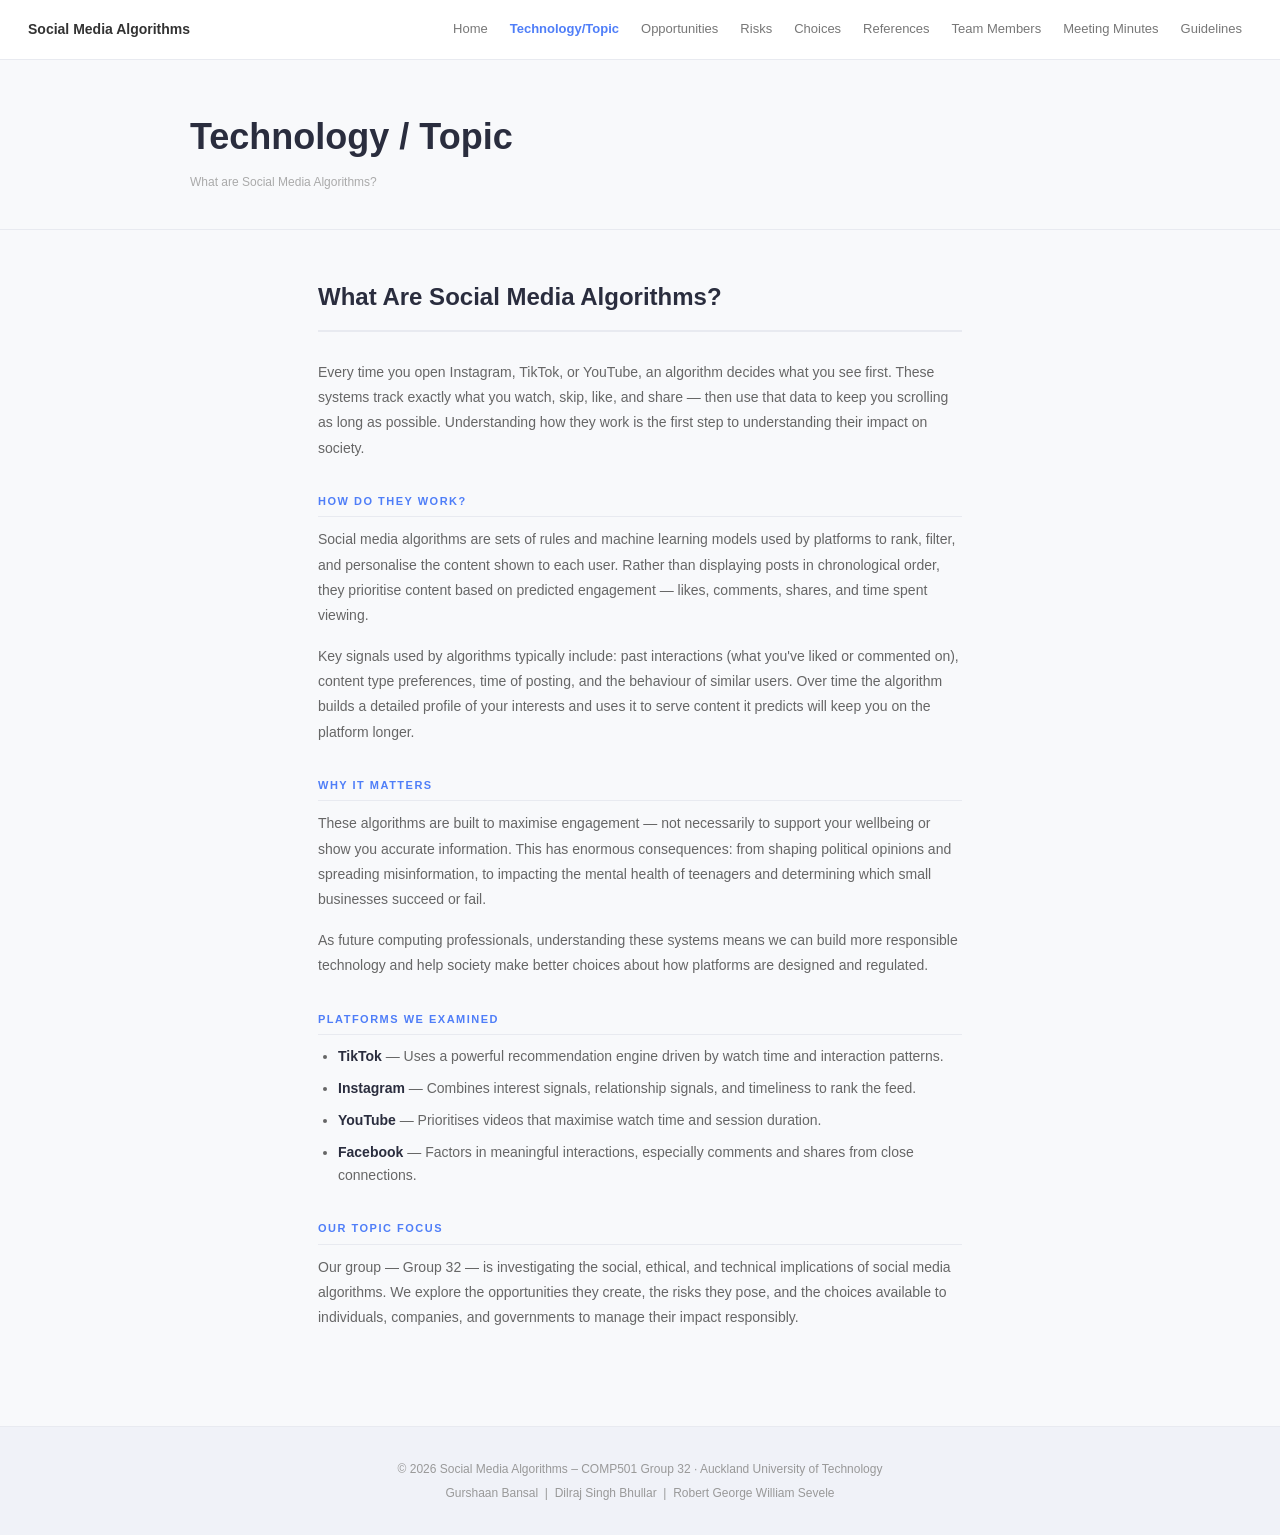
<file: topic.html>
<!DOCTYPE html>
<html lang="en">
<head>
  <meta charset="UTF-8">
  <meta http-equiv="X-UA-Compatible" content="IE=edge">
  <meta name="viewport" content="width=device-width, initial-scale=1.0">
  <title>Technology/Topic – Social Media Algorithms</title>
  <link rel="stylesheet" href="styles/mystyles.css">
  <link href="https://fonts.googleapis.com/css2?family=Montserrat:wght@600;700&family=Open+Sans:wght@400;600&display=swap" rel="stylesheet">
</head>
<body>

  <header class="navbar">
    <a href="index.html" class="logo-text">Social Media Algorithms</a>
    <button class="nav-toggle" aria-label="Toggle navigation" aria-expanded="false">
      <span class="hamburger"></span>
    </button>
    <nav>
      <ul>
        <li><a href="index.html">Home</a></li>
        <li><a href="topic.html" class="active">Technology/Topic</a></li>
        <li><a href="opportunities.html">Opportunities</a></li>
        <li><a href="risks.html">Risks</a></li>
        <li><a href="choices.html">Choices</a></li>
        <li><a href="references.html">References</a></li>
        <li><a href="team-members.html">Team Members</a></li>
        <li><a href="meetings.html">Meeting Minutes</a></li>
        <li><a href="guidelines.html">Guidelines</a></li>
      </ul>
    </nav>
  </header>

  <div class="container">
    <div class="header">
      <a href="topic.html"><div class="heading-1"><h1>Technology / Topic</h1></div></a>
      <p class="subtitle">What are Social Media Algorithms?</p>
    </div>
  </div>

  <div class="content-wrapper">
    <h1>What Are Social Media Algorithms?</h1>
    <p>
      Every time you open Instagram, TikTok, or YouTube, an algorithm decides what you see first.
      These systems track exactly what you watch, skip, like, and share — then use that data to keep
      you scrolling as long as possible. Understanding how they work is the first step to understanding
      their impact on society.
    </p>

    <h2>How Do They Work?</h2>
    <p>
      Social media algorithms are sets of rules and machine learning models used by platforms to rank,
      filter, and personalise the content shown to each user. Rather than displaying posts in
      chronological order, they prioritise content based on predicted engagement — likes, comments,
      shares, and time spent viewing.
    </p>
    <p>
      Key signals used by algorithms typically include: past interactions (what you've liked or
      commented on), content type preferences, time of posting, and the behaviour of similar users.
      Over time the algorithm builds a detailed profile of your interests and uses it to serve content
      it predicts will keep you on the platform longer.
    </p>

    <h2>Why It Matters</h2>
    <p>
      These algorithms are built to maximise engagement — not necessarily to support your wellbeing
      or show you accurate information. This has enormous consequences: from shaping political opinions
      and spreading misinformation, to impacting the mental health of teenagers and determining which
      small businesses succeed or fail.
    </p>
    <p>
      As future computing professionals, understanding these systems means we can build more
      responsible technology and help society make better choices about how platforms are designed
      and regulated.
    </p>

    <h2>Platforms We Examined</h2>
    <ul>
      <li><strong>TikTok</strong> — Uses a powerful recommendation engine driven by watch time and interaction patterns.</li>
      <li><strong>Instagram</strong> — Combines interest signals, relationship signals, and timeliness to rank the feed.</li>
      <li><strong>YouTube</strong> — Prioritises videos that maximise watch time and session duration.</li>
      <li><strong>Facebook</strong> — Factors in meaningful interactions, especially comments and shares from close connections.</li>
    </ul>

    <h2>Our Topic Focus</h2>
    <p>
      Our group — Group 32 — is investigating the social, ethical, and technical implications of social
      media algorithms. We explore the opportunities they create, the risks they pose, and the choices
      available to individuals, companies, and governments to manage their impact responsibly.
    </p>
  </div>

  <footer class="footer">
    <p>© 2026 Social Media Algorithms – COMP501 Group 32 · Auckland University of Technology</p>
    <p>Gurshaan Bansal &nbsp;|&nbsp; Dilraj Singh Bhullar &nbsp;|&nbsp; Robert George William Sevele</p>
  </footer>

  <script>
    const toggle = document.querySelector('.nav-toggle');
    const nav    = document.querySelector('.navbar nav');
    toggle.addEventListener('click', () => {
      const expanded = toggle.getAttribute('aria-expanded') === 'true';
      toggle.setAttribute('aria-expanded', String(!expanded));
      nav.classList.toggle('open');
    });
  </script>

</body>
</html>
</file>
<file: styles/mystyles.css>
/* ============================================
   COMP501 - Social Media Algorithms
   Group 32 - AUT 2026
   ============================================ */

* {
  box-sizing: border-box;
  margin: 0;
  padding: 0;
}

body {
  font-family: Arial, sans-serif;
  background-color: #f8f9fb;
  color: #333;
  font-size: 15px;
  line-height: 1.6;
}

/* ---- NAVBAR ---- */

.navbar {
  background-color: #fff;
  border-bottom: 1px solid #e8eaf0;
  display: flex;
  align-items: center;
  justify-content: space-between;
  padding: 14px 28px;
  position: sticky;
  top: 0;
  z-index: 100;
  flex-wrap: wrap;
  gap: 8px;
}

.logo-text {
  font-size: 14px;
  font-weight: bold;
  color: #333;
  text-decoration: none;
}

.navbar nav ul {
  list-style: none;
  display: flex;
  flex-wrap: wrap;
  gap: 2px;
}

.navbar nav ul li a {
  display: block;
  color: #777;
  text-decoration: none;
  font-size: 13px;
  padding: 5px 10px;
  border-radius: 6px;
}

.navbar nav ul li a:hover {
  background-color: #f0f2f8;
  color: #333;
}

.navbar nav ul li a.active {
  color: #4f7ef8;
  font-weight: bold;
}

/* Hamburger button */
.nav-toggle {
  display: none;
  background: none;
  border: 1px solid #e8eaf0;
  border-radius: 6px;
  cursor: pointer;
  padding: 6px 8px;
  line-height: 1;
}

.hamburger {
  display: block;
  width: 18px;
  height: 2px;
  background: #555;
  position: relative;
}

.hamburger::before,
.hamburger::after {
  content: '';
  display: block;
  width: 18px;
  height: 2px;
  background: #555;
  position: absolute;
  left: 0;
}

.hamburger::before { top: -6px; }
.hamburger::after  { top:  6px; }

/* ---- HERO (home page) ---- */

.hero {
  padding: 50px 28px 20px;
  max-width: 900px;
  margin: 0 auto;
}

.hero h1 {
  font-size: 38px;
  font-weight: bold;
  color: #2a2d3e;
  margin-bottom: 8px;
}

.hero p {
  font-size: 13px;
  color: #aaa;
}

/* ---- INTRO (home page) ---- */

.intro {
  max-width: 900px;
  margin: 0 auto;
  padding: 16px 28px 28px;
  border-bottom: 1px solid #e8eaf0;
}

.intro p {
  font-size: 14px;
  color: #666;
  line-height: 1.8;
  max-width: 620px;
}

/* ---- NAV CARDS (home page) ---- */

.navigationbar {
  display: grid;
  grid-template-columns: repeat(4, 1fr);
  background-color: #fff;
  border-top: 1px solid #e8eaf0;
}

.nav-section {
  display: block;
  padding: 22px 24px;
  border-right: 1px solid #e8eaf0;
  border-bottom: 1px solid #e8eaf0;
  text-decoration: none;
  background-color: #fff;
  transition: background 0.15s;
}

.nav-section:hover {
  background-color: #f4f6ff;
}

.nav-section-title {
  font-size: 13px;
  font-weight: bold;
  color: #2a2d3e;
  margin-bottom: 5px;
}

.nav-section-desc {
  font-size: 12px;
  color: #aaa;
  line-height: 1.5;
}

.nav-section::after {
  content: '→';
  display: block;
  margin-top: 14px;
  color: #4f7ef8;
  font-size: 14px;
}

/* ---- PAGE HEADER (inner pages) ---- */

.container {
  border-bottom: 1px solid #e8eaf0;
  padding: 0 28px;
}

.container .header {
  max-width: 900px;
  margin: 0 auto;
  padding: 48px 0 36px;
}

.heading-1 h1 {
  font-size: 36px;
  font-weight: bold;
  color: #2a2d3e;
}

.container .header a {
  text-decoration: none;
}

.container .header .subtitle {
  font-size: 12px;
  color: #aaa;
  margin-top: 8px;
}

/* ---- CONTENT WRAPPER (inner pages) ---- */

.content-wrapper {
  max-width: 700px;
  margin: 0 auto;
  padding: 48px 28px 80px;
}

.content-wrapper h1 {
  font-size: 24px;
  font-weight: bold;
  color: #2a2d3e;
  border-bottom: 2px solid #e8eaf0;
  padding-bottom: 14px;
  margin-bottom: 28px;
}

.content-wrapper h2 {
  font-size: 11px;
  font-weight: bold;
  color: #4f7ef8;
  text-transform: uppercase;
  letter-spacing: 1.5px;
  margin-top: 32px;
  margin-bottom: 10px;
  border-bottom: 1px solid #e8eaf0;
  padding-bottom: 6px;
}

.content-wrapper p {
  font-size: 14px;
  color: #666;
  line-height: 1.8;
  margin-bottom: 16px;
}

.content-wrapper ul,
.content-wrapper ol {
  padding-left: 20px;
  margin-bottom: 16px;
}

.content-wrapper ul li,
.content-wrapper ol li {
  font-size: 14px;
  color: #666;
  line-height: 1.7;
  margin-bottom: 8px;
}

.content-wrapper strong {
  color: #2a2d3e;
  font-weight: bold;
}

code {
  background-color: #f0f2f8;
  color: #4f7ef8;
  padding: 2px 6px;
  border-radius: 4px;
  font-size: 13px;
  border: 1px solid #e8eaf0;
}

/* ---- TEAM GRID ---- */

.team-grid {
  display: grid;
  grid-template-columns: repeat(3, 1fr);
  border: 1px solid #e8eaf0;
  border-radius: 10px;
  overflow: hidden;
  margin-top: 24px;
  background: #fff;
}

.team-card {
  background-color: #fff;
  padding: 26px 20px;
  border-right: 1px solid #e8eaf0;
}

.team-card:last-child {
  border-right: none;
}

.team-card h2 {
  font-size: 13px;
  font-weight: bold;
  color: #2a2d3e;
  border: none;
  padding: 0;
  margin-bottom: 4px;
  text-transform: none;
  letter-spacing: 0;
}

.team-card .role {
  font-size: 11px;
  font-weight: bold;
  color: #4f7ef8;
  text-transform: uppercase;
  letter-spacing: 1px;
  margin-bottom: 10px;
}

.team-card p {
  font-size: 12px;
  color: #aaa;
  margin: 0;
}

/* ---- MEETING CARDS ---- */

.meeting-card {
  border: 1px solid #e8eaf0;
  border-radius: 10px;
  padding: 20px 22px;
  margin-bottom: 10px;
  background-color: #fff;
}

.meeting-card .meeting-meta {
  display: flex;
  gap: 14px;
  flex-wrap: wrap;
  margin-bottom: 8px;
}

.meeting-card .meeting-meta span {
  font-size: 11px;
  font-weight: bold;
  color: #4f7ef8;
  text-transform: uppercase;
  letter-spacing: 1px;
}

.meeting-card h2 {
  font-size: 14px;
  font-weight: bold;
  color: #2a2d3e;
  border: none;
  padding: 0;
  margin-bottom: 10px;
  text-transform: none;
  letter-spacing: 0;
}

.meeting-card ul {
  list-style: disc;
  padding-left: 18px;
  margin: 0;
}

.meeting-card ul li {
  font-size: 13px;
  color: #666;
  margin-bottom: 5px;
}

.meeting-card .attendees {
  margin-top: 12px;
  font-size: 12px;
  color: #aaa;
  padding-top: 10px;
  border-top: 1px solid #e8eaf0;
}

/* ---- GUIDELINE BLOCKS ---- */

.guideline-block {
  border: 1px solid #e8eaf0;
  border-radius: 10px;
  padding: 20px 22px;
  margin-bottom: 10px;
  background-color: #fff;
}

.guideline-block h2 {
  font-size: 11px;
  font-weight: bold;
  color: #4f7ef8;
  text-transform: uppercase;
  letter-spacing: 1.5px;
  border: none;
  padding: 0;
  margin-bottom: 12px;
}

.guideline-block ul {
  list-style: disc;
  padding-left: 18px;
  margin: 0;
}

.guideline-block ul li {
  font-size: 13px;
  color: #666;
  margin-bottom: 7px;
  line-height: 1.6;
}

/* ---- REFERENCE LIST ---- */

.ref-list {
  list-style: none;
  padding: 0;
}

.ref-list li {
  padding: 14px 0;
  border-bottom: 1px solid #e8eaf0;
  font-size: 13px;
  color: #666;
  line-height: 1.75;
}

.ref-list li:first-child {
  border-top: 1px solid #e8eaf0;
}

.ref-list li a {
  color: #4f7ef8;
  word-break: break-all;
  text-decoration: none;
}

/* ---- FOOTER ---- */

.footer {
  background-color: #f0f2f8;
  color: #999;
  text-align: center;
  padding: 30px 28px;
  font-size: 12px;
  line-height: 2;
  border-top: 1px solid #e8eaf0;
}

.footer a {
  color: #4f7ef8;
  text-decoration: none;
}

.footer a:hover {
  color: #2a2d3e;
}

/* ---- RESPONSIVE ---- */

@media (max-width: 900px) {
  .navigationbar {
    grid-template-columns: repeat(2, 1fr);
  }

  .team-grid {
    grid-template-columns: 1fr;
  }

  .team-card {
    border-right: none;
    border-bottom: 1px solid #e8eaf0;
  }

  .team-card:last-child {
    border-bottom: none;
  }
}

@media (max-width: 700px) {
  .nav-toggle { display: block; }

  .navbar nav {
    display: none;
    position: absolute;
    top: 56px;
    left: 0;
    right: 0;
    background-color: #fff;
    border-top: 1px solid #e8eaf0;
    padding: 10px 20px 14px;
  }

  .navbar nav.open { display: block; }

  .navbar nav ul {
    flex-direction: column;
    gap: 2px;
  }

  .hero { padding: 32px 20px 16px; }
  .hero h1 { font-size: 26px; }
  .intro { padding: 14px 20px 22px; }
  .container { padding: 0 20px; }
  .content-wrapper { padding: 32px 20px 60px; }

  .navigationbar { grid-template-columns: 1fr; }
  .footer { padding: 22px 20px; }
}
</file>
